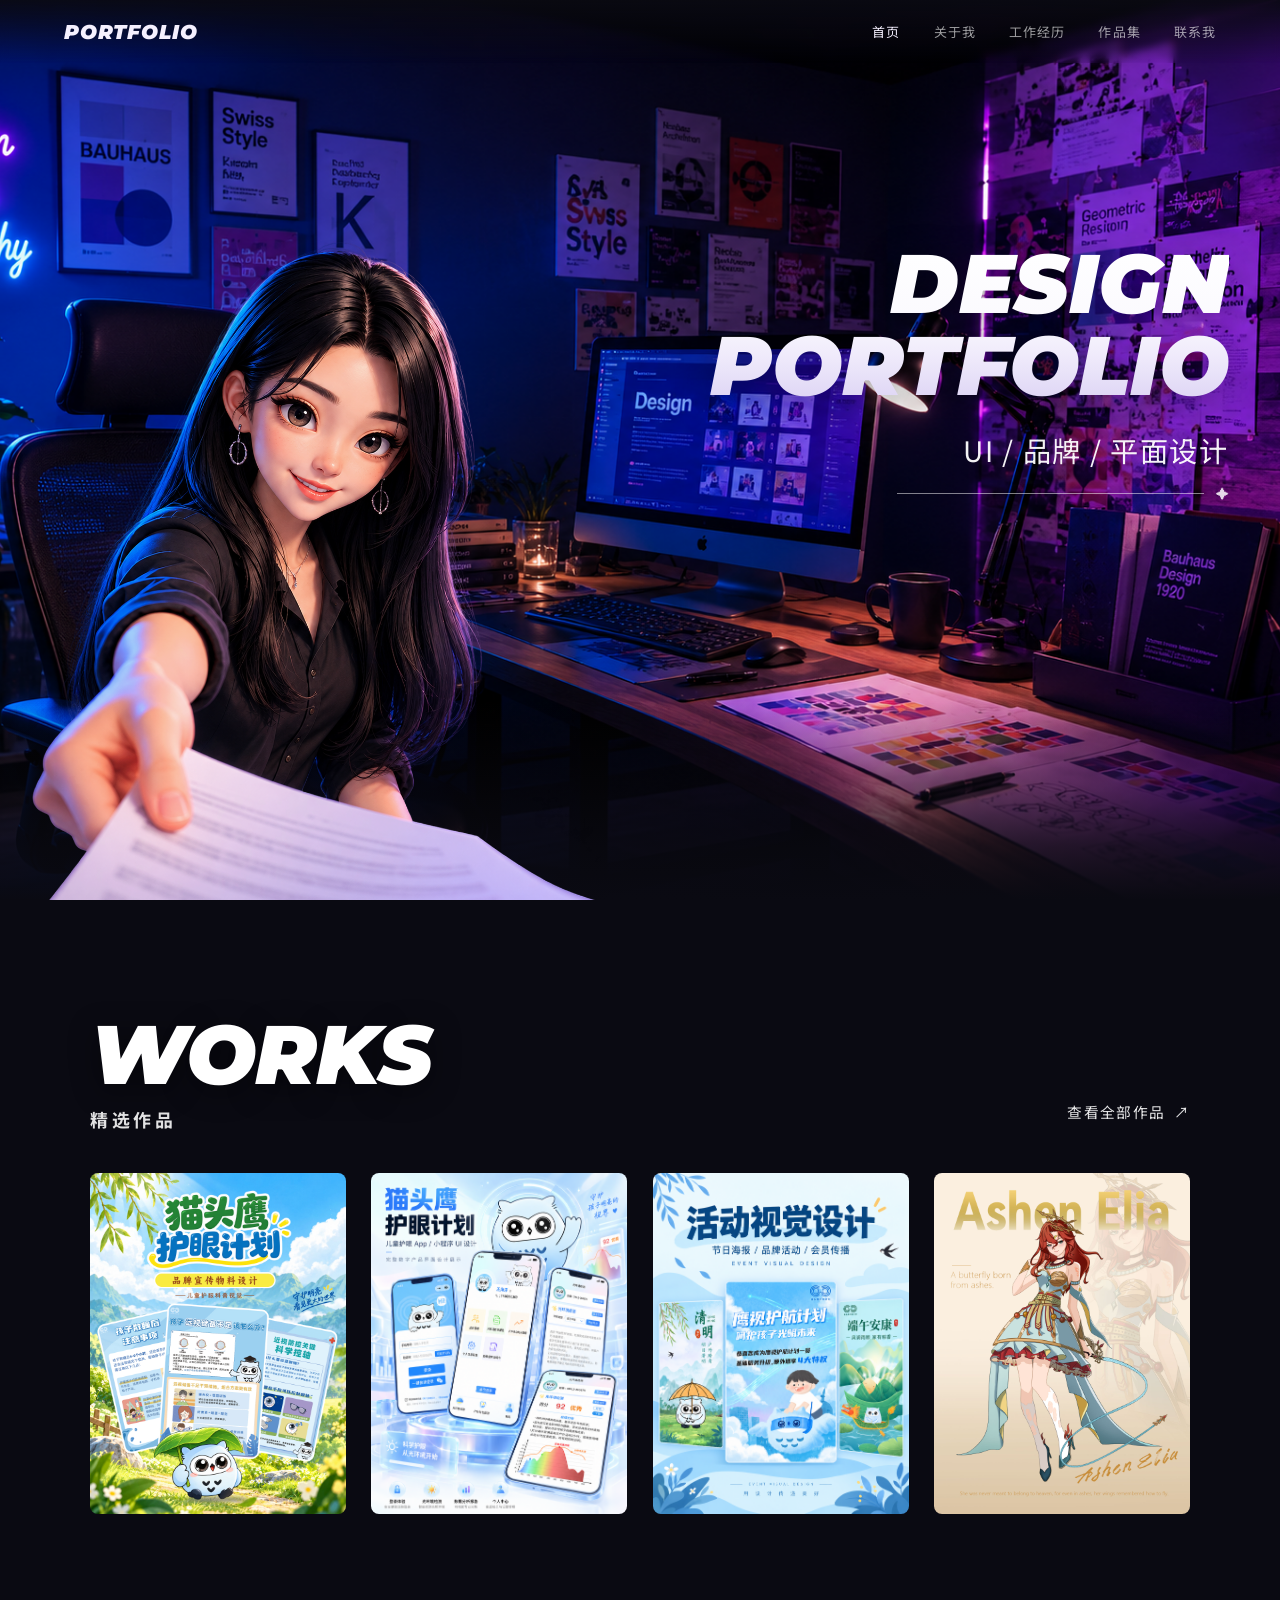
<file: index.html>
<!DOCTYPE html>
<html lang="zh-CN">
<head>
  <meta charset="UTF-8">
  <meta name="viewport" content="width=device-width, initial-scale=1.0">
  <title>Design Portfolio</title>
  <link rel="icon" href="favicon.ico" type="image/x-icon">
  <link rel="preconnect" href="https://fonts.googleapis.com">
  <link rel="preconnect" href="https://fonts.gstatic.com" crossorigin>
  <link href="https://fonts.googleapis.com/css2?family=Montserrat:ital,wght@1,800;1,900&family=Noto+Sans+SC:wght@300;400;500;700&display=swap" rel="stylesheet">
  <link rel="stylesheet" href="css/style.css?v=20261008">
  <link rel="stylesheet" href="css/about.css?v=20260928c">
  <link rel="stylesheet" href="css/experience.css?v=20261013a">
  <link rel="stylesheet" href="css/projects.css?v=20261025">
  <link rel="stylesheet" href="css/contact.css?v=20261008b">
</head>
<body>

  <!-- 全局顶部导航 -->
  <header class="site-header">
    <div class="logo">PORTFOLIO</div>
    <nav class="main-nav">
      <a href="#home" data-page="home" class="active">首页</a>
      <a href="#about" data-page="about">关于我</a>
      <a href="#work" data-page="work">工作经历</a>
      <a href="#projects" data-page="projects">作品集</a>
      <a href="#contact" data-page="contact">联系我</a>
    </nav>
  </header>

  <main>

    <!-- ============ 首页 ============ -->
    <section class="page active" id="page-home">
      <section class="home-hero">
        <div class="layer layer-bg">
          <img src="images/背景.png" alt="background">
        </div>
        <div class="layer layer-character">
          <img src="images/人物.png" alt="character">
        </div>
        <div class="layer layer-text">
          <div class="hero-title">
            <div class="title-design">DESIGN</div>
            <div class="title-portfolio">PORTFOLIO</div>
          </div>
          <div class="hero-subtitle">UI / 品牌 / 平面设计</div>
          <div class="hero-divider">
            <span class="divider-line"></span>
            <span class="divider-star">✦</span>
          </div>
        </div>
      </section>

      <section class="section" id="works">
        <div class="wk-head">
          <div>
            <h2 class="wk-title">WORKS</h2>
            <p class="wk-sub">精选作品</p>
          </div>
          <a class="wk-more" href="#projects">查看全部作品 <span class="wk-more-arrow">↗</span></a>
        </div>
        <div class="wk-grid">
          <a class="wk-card" href="#projects"><img src="images/works/work-01.jpg" alt="品牌宣传物料设计"></a>
          <a class="wk-card" href="#projects"><img src="images/works/work-02.png" alt="儿童护眼 App UI 设计"></a>
          <a class="wk-card" href="#projects"><img src="images/works/work-03.png" alt="活动视觉设计"></a>
          <a class="wk-card" href="#projects"><img src="images/works/work-04.jpg" alt="Ashen Elia 插画"></a>
        </div>
      </section>
    </section>

    <!-- ============ 关于我 ============ -->
    <section class="page" id="page-about">
      <div class="about-ambient"><img src="images/about/01-background.png" alt=""></div>
      <div class="about-stage" id="aboutStage">
        <img class="about-bg" src="images/about/01-background.png" alt="">
        <img class="about-person" src="images/about/02-person-studio.png" alt="">
        <img class="about-title" src="images/about/03-about-me.png" alt="ABOUT ME">

        <div class="about-cn">关于我</div>
        <div class="about-dash"></div>
        <div class="about-intro-title">个人简介</div>
        <p class="about-intro-text">专注于 UI / 品牌 / 平面设计，擅长将创意转化为清晰、<br>协调的视觉表达。</p>

        <div class="about-col about-col-1">
          <div class="col-num">01</div>
          <div class="col-head">擅长领域</div>
          <p class="col-text">UI 设计 · 品牌视觉 · 平面物料</p>
        </div>
        <div class="about-col about-col-2">
          <div class="col-num">02</div>
          <div class="col-head">工具</div>
          <p class="col-text">Photoshop · Illustrator · Figma<br>剪映 · AI Agent</p>
        </div>
        <div class="about-col about-col-3">
          <div class="col-num">03</div>
          <div class="col-head">风格关键词</div>
          <p class="col-text">极简 · 现代 · 童趣可爱风<br>注重留白与节奏感。</p>
        </div>
        <div class="about-vline about-vline-1"></div>
        <div class="about-vline about-vline-2"></div>

        <div class="about-footer">02&nbsp;&nbsp;/&nbsp;&nbsp;ABOUT</div>
        <div class="about-star">✦</div>
        <div class="about-bottom-line"></div>
      </div>
    </section>

    <!-- ============ 工作经历 ============ -->
    <section class="page" id="page-work">
      <div class="exp-wrap" id="expWrap">
        <div class="exp-stage" id="expStage">

          <!-- Hero -->
          <div class="exp-hero-photo"><img src="images/背景.png" alt=""></div>
          <div class="exp-title">EXPERIENCE</div>
          <div class="exp-cn">工作经历</div>
          <div class="exp-eyebrow">03 / EXPERIENCE</div>
          <div class="exp-arrow">↓</div>

          <!-- 时间线 -->
          <div class="exp-line"></div>
          <div class="exp-dot exp-dot-1"></div>
          <div class="exp-dot exp-dot-2"></div>
          <div class="exp-dot exp-dot-3"></div>
          <div class="exp-dot exp-dot-4"></div>

          <!-- 装饰 PNG（layout.json 坐标） -->
          <img class="decor-1" src="images/experience/01-right-upper.png" alt="">
          <img class="decor-2" src="images/experience/02-left-middle.png" alt="">
          <img class="decor-3" src="images/experience/03-right-lower.png" alt="">
          <img class="decor-4" src="images/experience/03-right-lower.png" alt="">

          <!-- 01 金山猎豹 -->
          <div class="exp-card exp-card-left exp-row-1">
            <div class="exp-num">01</div>
            <div class="exp-years">2020 — 2021</div>
            <div class="exp-company">北京金山猎豹移动公司 · UI 设计师</div>
            <p class="exp-desc">1、把握项目制定规范，负责公司日常活动页面设计。<br>2、负责北京区猎豹机器人投屏广告的对接与投放，并制作相对应的视频和海报。<br>3、配合运营设计相关活动和产品海报，组织公司的娱乐营销活动以及相关物料的制作落地。</p>
            <div class="exp-tags"><span class="exp-tag">活动页面</span><span class="exp-tag">投屏广告</span><span class="exp-tag">视频海报</span></div>
          </div>

          <!-- 02 自由创业 · 美术培训 -->
          <div class="exp-card exp-card-right exp-row-2">
            <div class="exp-num">02</div>
            <div class="exp-years">2022</div>
            <div class="exp-company">自由创业 · 美术培训</div>
            <p class="exp-desc">1、独立负责学生的教学任务，把控上课的课件质量。<br>2、参与负责画室的线下宣传。<br>采用免费体验引流，吸引孩子免费体验画画的乐趣，再引导购买付费课程；社群营销，把平时积累的客户加入群内，通过团购、介绍新人、优惠券等形式宣传画室知名度，并通过老客户的转发分享形成裂变，带来潜在客户的增长；利用客户的从众心理，制造热销氛围来吸引顾客，留存记录，进行二次宣传。</p>
            <div class="exp-tags"><span class="exp-tag">教学管理</span><span class="exp-tag">体验引流</span><span class="exp-tag">社群营销</span></div>
          </div>

          <!-- 03 安徽猫头鹰 -->
          <div class="exp-card exp-card-left exp-row-3">
            <div class="exp-num">03</div>
            <div class="exp-years">2023 — 2024</div>
            <div class="exp-company">安徽猫头鹰科技有限公司 · 平面设计师</div>
            <p class="exp-desc">1、主导公司品牌 VI 规范建设，统筹线上线下视觉语言一致性；搭建门店需求收集与响应机制，精准输出高效宣发物料；<br>2、主导公司 To C 端小程序的 UI/UX 界面设计（0-1 阶段），协同产品与技术团队完成页面布局、视觉风格定义及交互体验优化，提升用户留存与使用体验；<br>3、负责品牌衍生周边（微信表情包、线上/线下红包）设计，主导展会主视觉及折页等物料开发；<br>4、组织品牌部门内外部线上线下的推广活动，扩大品牌宣传力度，提高品牌知名度。</p>
            <div class="exp-tags"><span class="exp-tag">品牌规范</span><span class="exp-tag">宣传物料</span><span class="exp-tag">推广活动</span></div>
          </div>

          <!-- 04 自由插画师 -->
          <div class="exp-card exp-card-right exp-row-4">
            <div class="exp-num">04</div>
            <div class="exp-years">2024.08 — 2026.09</div>
            <div class="exp-company">自由插画师 | 海外期间</div>
            <p class="exp-desc">1、持续进行板绘技能进修，系统提升人物绘制的画面完成度，并保持稳定的个人创作与作品输出。<br>2、以自由插画师形式，独立负责项目从需求理解到成品落地的完整流程，在实践中提升客户沟通、需求拆解、时间管理及项目交付能力。<br>3、持续研究不同插画风格与视觉表现方式，通过临摹、原创创作及商业项目去不断优化个人作品集。<br>4、海外生活期间保持自主学习与持续创作，通过自由项目维持对设计行业的实践与关注。</p>
            <div class="exp-tags"><span class="exp-tag">板绘进修</span><span class="exp-tag">自由项目</span><span class="exp-tag">插画创作</span><span class="exp-tag">作品集优化</span></div>
          </div>

          <!-- 底部：下一章 -->
          <div class="exp-divider"></div>
          <div class="exp-divider-star">✦</div>
          <div class="exp-next-label">下一章</div>
          <div class="exp-next-title">SELECTED WORKS</div>
          <a class="exp-next-link" href="#projects">查看作品集 <span class="arrow">→</span></a>
          <img class="exp-art" src="images/experience/04-more-than-design.png" alt="More Than Design">

        </div>
      </div>
    </section>

    <!-- ============ 作品集 ============ -->
    <section class="page" id="page-projects">
      <img class="pj-bg" src="images/projects/01-background.png" alt="">
      <div class="pj-container">

        <!-- 标题区 -->
        <div class="pj-head">
          <div>
            <h2 class="pj-title">SELECTED WORKS</h2>
            <p class="pj-sub">作品集</p>
          </div>
          <div class="pj-head-right">
            <img class="pj-geo" src="images/projects/02-geometric.png" alt="">
            <div class="pj-num"><em>04</em><span>/</span>PORTFOLIO</div>
          </div>
        </div>

        <!-- 作品卡片 -->
        <div class="pj-grid">
          <div class="pj-card" data-cat="graphic">
            <div class="pj-card-img"><img src="images/works/pj-brand.png" alt="平面设计"></div>
            <div class="pj-card-body">
              <div class="pj-card-text">
                <div class="pj-card-num">01</div>
                <div class="pj-card-name">平面设计</div>
                <div class="pj-card-en">Graphic Design</div>
              </div>
              <span class="pj-card-arrow">→</span>
            </div>
          </div>

          <div class="pj-card" data-cat="ui">
            <div class="pj-card-img"><img src="images/works/pj-ui.png" alt="UI 设计"></div>
            <div class="pj-card-body">
              <div class="pj-card-text">
                <div class="pj-card-num">02</div>
                <div class="pj-card-name">UI 设计</div>
                <div class="pj-card-en">UI Design</div>
              </div>
              <span class="pj-card-arrow">→</span>
            </div>
          </div>

          <div class="pj-card" data-cat="event">
            <div class="pj-card-img"><img src="images/works/pj-event.png" alt="活动视觉设计"></div>
            <div class="pj-card-body">
              <div class="pj-card-text">
                <div class="pj-card-num">03</div>
                <div class="pj-card-name">活动视觉设计</div>
                <div class="pj-card-en">Event Visual Design</div>
              </div>
              <span class="pj-card-arrow">→</span>
            </div>
          </div>

          <div class="pj-card" data-cat="other">
            <div class="pj-card-img"><img src="images/works/pj-illustration.jpg" alt="其他设计"></div>
            <div class="pj-card-body">
              <div class="pj-card-text">
                <div class="pj-card-num">04</div>
                <div class="pj-card-name">其他设计</div>
                <div class="pj-card-en">Other Design</div>
              </div>
              <span class="pj-card-arrow">→</span>
            </div>
          </div>
        </div>

        <!-- 底部 -->
        <div class="pj-footer">
          <div class="pj-footer-inner">
            <img class="pj-star" src="images/projects/03-star.png" alt="">
            <div class="pj-num"><em>04</em><span>/</span>PORTFOLIO</div>
          </div>
        </div>

      </div>
    </section>

    <!-- ============ 联系我 ============ -->
    <!-- ============ 联系我 ============ -->
    <section class="page" id="page-contact">
      <img class="ct-bg" src="images/contact/01-background.png" alt="">
      <div class="ct-container">
        <div class="ct-head">
          <div class="ct-head-left">
            <h2 class="ct-title">CONTACT ME</h2>
            <p class="ct-sub">联系我</p>
          </div>
          <div class="ct-head-right">
            <img class="ct-geo" src="images/projects/02-geometric.png" alt="">
            <div class="ct-num"><em>05</em><span>/</span>CONTACT</div>
          </div>
        </div>

        <div class="ct-main">
          <!-- 左侧：标题图 + 信封艺术 -->
          <div class="ct-left">
            <img class="ct-headline" src="images/contact/03-headline.png" alt="让想法相遇，让设计发生。">
            <p class="ct-note">欢迎交流设计、项目合作与工作机会。</p>
            <img class="ct-envelope" src="images/contact/02-envelope-art.png" alt="">
          </div>

          <!-- 右侧：联系信息面板 -->
          <div class="ct-panel">
            <div class="ct-row">
              <img class="ct-icon" src="images/contact/04-email-icon.png?v=2" alt="">
              <div class="ct-info">
                <div class="ct-label">邮箱 <span>/ EMAIL</span></div>
                <div class="ct-value">1079386249@qq.com</div>
              </div>
              <button class="ct-copy" type="button" data-copy="1079386249@qq.com" aria-label="复制邮箱">
                <svg viewBox="0 0 24 24" fill="none" stroke="currentColor" stroke-width="1.8" stroke-linecap="round" stroke-linejoin="round"><rect x="9" y="9" width="12" height="12" rx="2.5"/><path d="M5 15H4.5A2.5 2.5 0 0 1 2 12.5v-8A2.5 2.5 0 0 1 4.5 2h8A2.5 2.5 0 0 1 15 4.5V5"/></svg>
              </button>
            </div>

            <div class="ct-row">
              <img class="ct-icon" src="images/contact/05-wechat-icon.png?v=2" alt="">
              <div class="ct-info">
                <div class="ct-label">微信 <span>/ WECHAT</span></div>
                <div class="ct-value">Issa0812</div>
              </div>
              <button class="ct-copy" type="button" data-copy="Issa0812" aria-label="复制微信号">
                <svg viewBox="0 0 24 24" fill="none" stroke="currentColor" stroke-width="1.8" stroke-linecap="round" stroke-linejoin="round"><rect x="9" y="9" width="12" height="12" rx="2.5"/><path d="M5 15H4.5A2.5 2.5 0 0 1 2 12.5v-8A2.5 2.5 0 0 1 4.5 2h8A2.5 2.5 0 0 1 15 4.5V5"/></svg>
              </button>
            </div>

            <div class="ct-row">
              <img class="ct-icon" src="images/contact/06-phone-icon.png?v=2" alt="">
              <div class="ct-info">
                <div class="ct-label">电话 <span>/ PHONE</span></div>
                <div class="ct-value">17369280531</div>
              </div>
              <button class="ct-copy" type="button" data-copy="17369280531" aria-label="复制电话">
                <svg viewBox="0 0 24 24" fill="none" stroke="currentColor" stroke-width="1.8" stroke-linecap="round" stroke-linejoin="round"><rect x="9" y="9" width="12" height="12" rx="2.5"/><path d="M5 15H4.5A2.5 2.5 0 0 1 2 12.5v-8A2.5 2.5 0 0 1 4.5 2h8A2.5 2.5 0 0 1 15 4.5V5"/></svg>
              </button>
            </div>

            <a class="ct-mail-btn" href="mailto:1079386249@qq.com">
              <img src="images/contact/07-email-button.png" alt="发邮件给我 ↗">
            </a>
          </div>
        </div>

        <div class="ct-footer">
          <div class="ct-num"><em>05</em><span>/</span>CONTACT</div>
          <div class="ct-thanks">THANK YOU FOR VISITING</div>
        </div>
      </div>
    </section>

  </main>

  <script>
    (function () {
      var pages = document.querySelectorAll('.page');
      var navLinks = document.querySelectorAll('.main-nav a');

      function fitAbout() {
        var stage = document.getElementById('aboutStage');
        if (!stage) return;
        var W = 1672, H = 941;
        var s = Math.min(window.innerWidth / W, window.innerHeight / H);
        stage.style.transform = 'translate(-50%, -50%) scale(' + s + ')';
      }

      // 工作经历：936 宽画布等比缩放，两侧保留约一成宽度留白（最少 120px），不顶满屏幕
      function fitExp() {
        var wrap = document.getElementById('expWrap');
        var stage = document.getElementById('expStage');
        if (!wrap || !stage) return;
        if (window.innerWidth <= 720) {
          // 手机端：脱离等比画布，走 CSS 流式布局
          stage.style.transform = 'none';
          wrap.style.height = 'auto';
          return;
        }
        var margin = Math.max(120, Math.min(window.innerWidth * 0.1, 200));
        var s = (wrap.clientWidth - margin * 2) / 936;
        stage.style.transform = 'translateX(-50%) scale(' + s + ')';
        wrap.style.height = (stage.offsetHeight * s) + 'px';
      }

      function route() {
        var page = (location.hash || '#home').replace('#', '');
        var target = document.getElementById('page-' + page) || document.getElementById('page-home');
        pages.forEach(function (p) { p.classList.remove('active'); });
        target.classList.add('active');
        navLinks.forEach(function (a) {
          a.classList.toggle('active', a.getAttribute('data-page') === page);
        });
        if (page === 'about') fitAbout();
        if (page === 'work') fitExp();
        window.scrollTo(0, 0);
      }

      window.addEventListener('hashchange', route);
      window.addEventListener('resize', function () {
        var page = location.hash.replace('#', '');
        if (page === 'about') fitAbout();
        if (page === 'work') fitExp();
      });
      route();
    })();

    // 联系我：复制按钮
    document.querySelectorAll('.ct-copy').forEach(function (btn) {
      btn.addEventListener('click', function () {
        var text = btn.getAttribute('data-copy') || '';
        if (navigator.clipboard && navigator.clipboard.writeText) {
          navigator.clipboard.writeText(text);
        }
        btn.classList.add('copied');
        setTimeout(function () { btn.classList.remove('copied'); }, 1200);
      });
    });
  </script>

  <!-- ============ 作品集全屏弹窗 ============ -->
  <div class="pj-modal" id="pjModal" aria-hidden="true">
    <button class="pj-modal-close" id="pjModalClose" type="button" aria-label="关闭">✕</button>
    <div class="pj-modal-scroll" id="pjModalBody"></div>
  </div>

  <script src="js/portfolio-modal.js?v=20261025"></script>
</body>
</html>
</file>
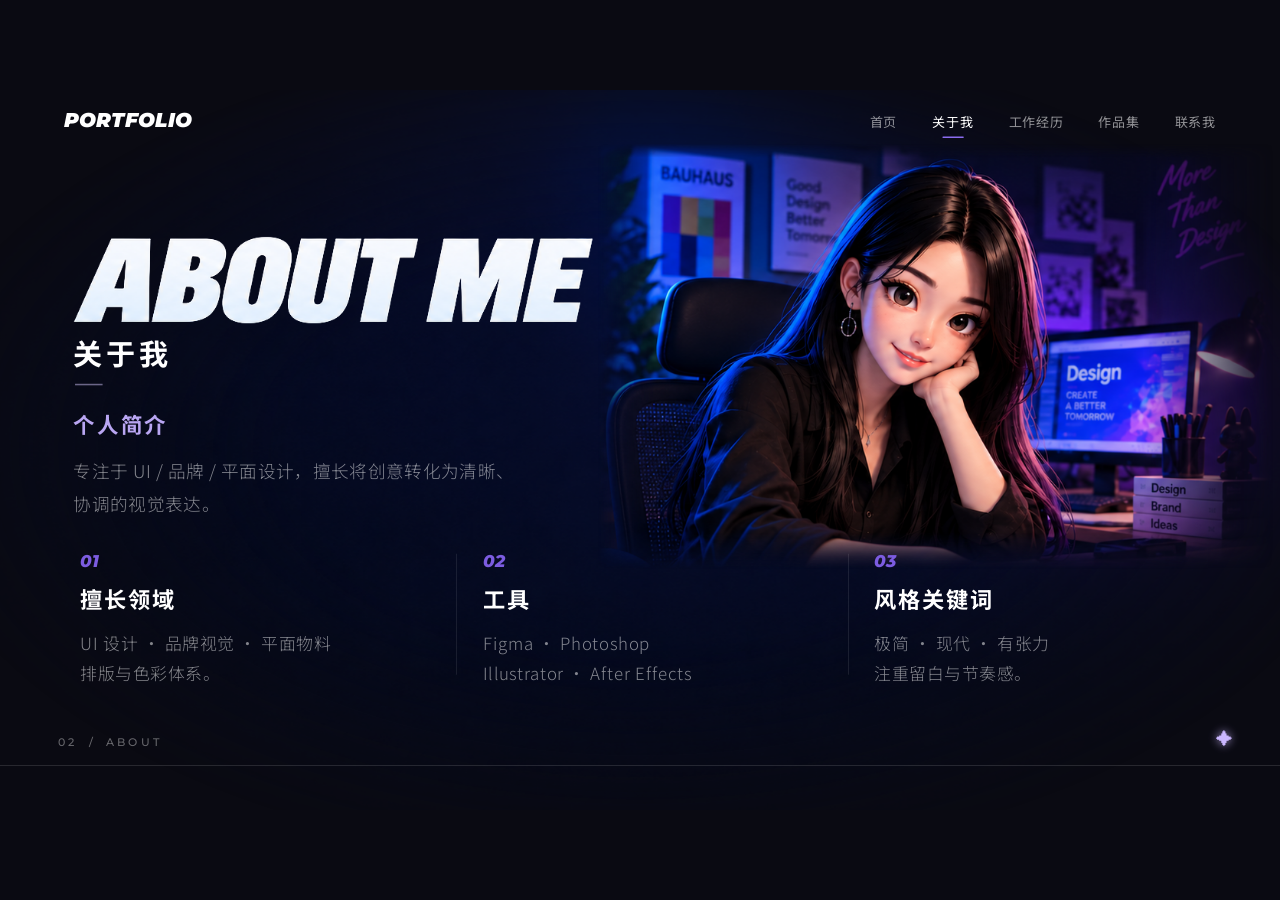
<file: about.html>
<!DOCTYPE html>
<html lang="zh-CN">
<head>
  <meta charset="UTF-8">
  <meta name="viewport" content="width=device-width, initial-scale=1.0">
  <title>关于我 - Design Portfolio</title>
  <link rel="preconnect" href="https://fonts.googleapis.com">
  <link rel="preconnect" href="https://fonts.gstatic.com" crossorigin>
  <link href="https://fonts.googleapis.com/css2?family=Montserrat:ital,wght@1,800;1,900&family=Noto+Sans+SC:wght@300;400;500;700&display=swap" rel="stylesheet">
  <link rel="stylesheet" href="css/style.css?v=20260917">
  <link rel="stylesheet" href="css/about.css?v=20260917">
</head>
<body class="about-page">

  <!-- 1672 × 941 原始画布，JS 等比缩放适配屏幕 -->
  <div class="about-stage" id="aboutStage">

    <!-- 第 1 层：背景 -->
    <img class="about-bg" src="images/about/01-background.png" alt="">

    <!-- 第 2 层：人物 + 工作室画面（透明柔边） -->
    <img class="about-person" src="images/about/02-person-studio.png" alt="">

    <!-- 第 3 层：导航（按参考图排版） -->
    <header class="about-header">
      <div class="about-logo">PORTFOLIO</div>
      <nav class="about-nav">
        <a href="index.html">首页</a>
        <a href="about.html" class="active">关于我</a>
        <a href="work.html">工作经历</a>
        <a href="projects.html">作品集</a>
        <a href="contact.html">联系我</a>
      </nav>
    </header>

    <!-- 第 4 层：标题（原图 ABOUT ME 素材） -->
    <img class="about-title" src="images/about/03-about-me.png" alt="ABOUT ME">

    <!-- 第 5 层：标题下方文字 -->
    <div class="about-cn">关于我</div>
    <div class="about-dash"></div>
    <div class="about-intro-title">个人简介</div>
    <p class="about-intro-text">专注于 UI / 品牌 / 平面设计，擅长将创意转化为清晰、<br>协调的视觉表达。</p>

    <!-- 第 6 层：底部三栏 -->
    <div class="about-col about-col-1">
      <div class="col-num">01</div>
      <div class="col-head">擅长领域</div>
      <p class="col-text">UI 设计 · 品牌视觉 · 平面物料<br>排版与色彩体系。</p>
    </div>
    <div class="about-col about-col-2">
      <div class="col-num">02</div>
      <div class="col-head">工具</div>
      <p class="col-text">Figma · Photoshop<br>Illustrator · After Effects</p>
    </div>
    <div class="about-col about-col-3">
      <div class="col-num">03</div>
      <div class="col-head">风格关键词</div>
      <p class="col-text">极简 · 现代 · 有张力<br>注重留白与节奏感。</p>
    </div>
    <div class="about-vline about-vline-1"></div>
    <div class="about-vline about-vline-2"></div>

    <!-- 第 7 层：页脚 -->
    <div class="about-footer">02&nbsp;&nbsp;/&nbsp;&nbsp;ABOUT</div>
    <div class="about-star">✦</div>
    <div class="about-bottom-line"></div>

  </div>

  <script>
    (function () {
      var stage = document.getElementById('aboutStage');
      var W = 1672, H = 941;
      function fit() {
        var s = Math.min(window.innerWidth / W, window.innerHeight / H);
        stage.style.transform = 'translate(-50%, -50%) scale(' + s + ')';
      }
      window.addEventListener('resize', fit);
      fit();
    })();
  </script>
</body>
</html>
</file>
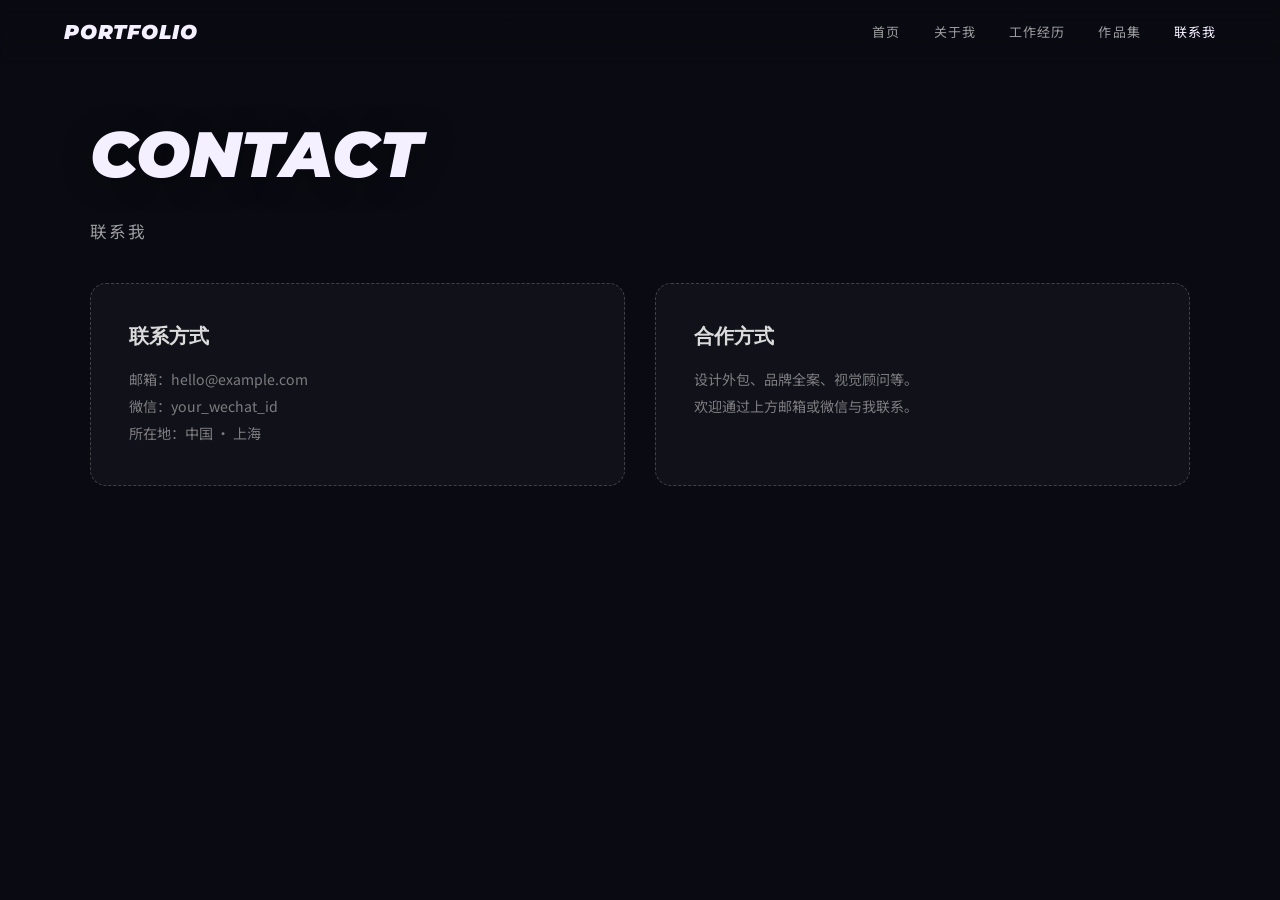
<file: contact.html>
<!DOCTYPE html>
<html lang="zh-CN">
<head>
  <meta charset="UTF-8">
  <meta name="viewport" content="width=device-width, initial-scale=1.0">
  <title>联系我 - Design Portfolio</title>
  <link rel="preconnect" href="https://fonts.googleapis.com">
  <link rel="preconnect" href="https://fonts.gstatic.com" crossorigin>
  <link href="https://fonts.googleapis.com/css2?family=Montserrat:ital,wght@1,800;1,900&family=Noto+Sans+SC:wght@300;400;500&display=swap" rel="stylesheet">
  <link rel="stylesheet" href="css/style.css">
</head>
<body>
  <header class="site-header">
    <div class="logo">PORTFOLIO</div>
    <nav class="main-nav">
      <a href="index.html">首页</a>
      <a href="about.html">关于我</a>
      <a href="work.html">工作经历</a>
      <a href="projects.html">作品集</a>
      <a href="contact.html" class="active">联系我</a>
    </nav>
  </header>

  <section class="section">
    <h2 class="section-title">CONTACT</h2>
    <p class="section-sub">联系我</p>

    <div class="wire-grid">
      <div class="wire-block">
        <h3>联系方式</h3>
        <p>邮箱：hello@example.com</p>
        <p>微信：your_wechat_id</p>
        <p>所在地：中国 · 上海</p>
      </div>
      <div class="wire-block">
        <h3>合作方式</h3>
        <p>设计外包、品牌全案、视觉顾问等。</p>
        <p>欢迎通过上方邮箱或微信与我联系。</p>
      </div>
    </div>
  </section>
</body>
</html>
</file>
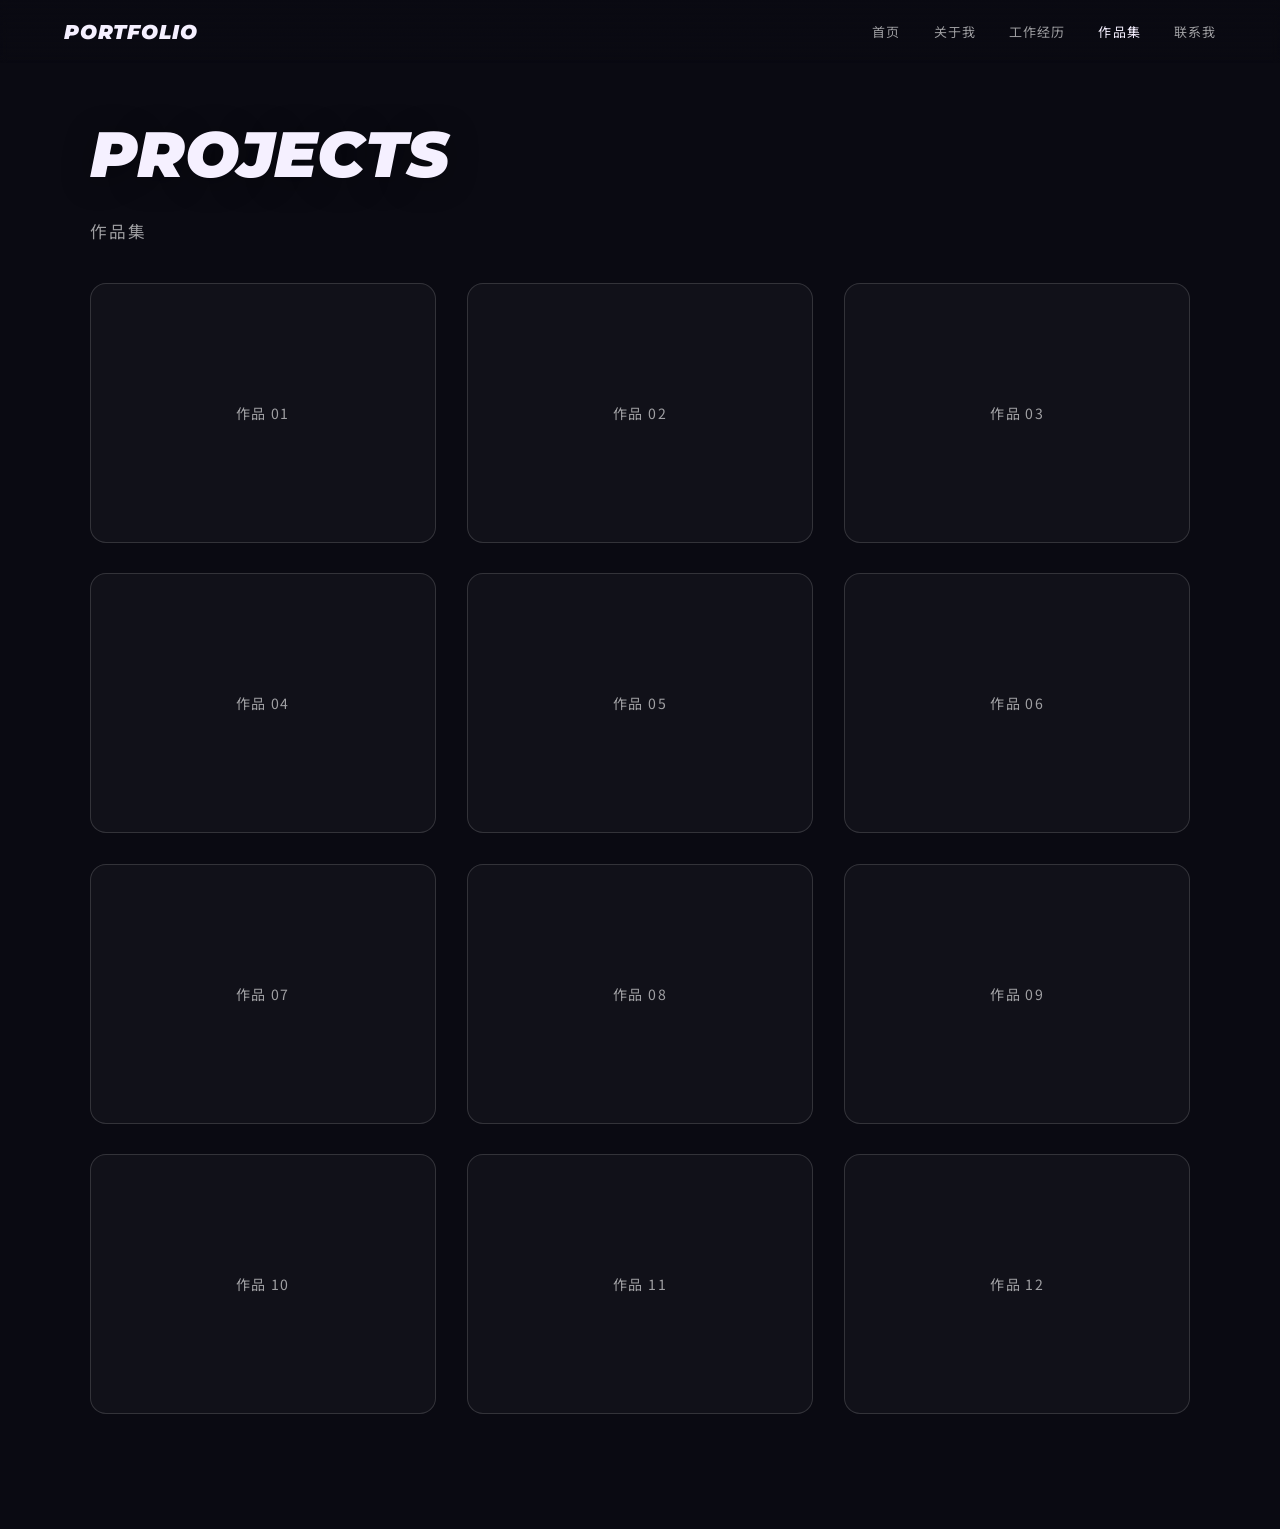
<file: projects.html>
<!DOCTYPE html>
<html lang="zh-CN">
<head>
  <meta charset="UTF-8">
  <meta name="viewport" content="width=device-width, initial-scale=1.0">
  <title>作品集 - Design Portfolio</title>
  <link rel="preconnect" href="https://fonts.googleapis.com">
  <link rel="preconnect" href="https://fonts.gstatic.com" crossorigin>
  <link href="https://fonts.googleapis.com/css2?family=Montserrat:ital,wght@1,800;1,900&family=Noto+Sans+SC:wght@300;400;500&display=swap" rel="stylesheet">
  <link rel="stylesheet" href="css/style.css">
</head>
<body>
  <header class="site-header">
    <div class="logo">PORTFOLIO</div>
    <nav class="main-nav">
      <a href="index.html">首页</a>
      <a href="about.html">关于我</a>
      <a href="work.html">工作经历</a>
      <a href="projects.html" class="active">作品集</a>
      <a href="contact.html">联系我</a>
    </nav>
  </header>

  <section class="section">
    <h2 class="section-title">PROJECTS</h2>
    <p class="section-sub">作品集</p>

    <div class="works-grid">
      <div class="work-card">作品 01</div>
      <div class="work-card">作品 02</div>
      <div class="work-card">作品 03</div>
      <div class="work-card">作品 04</div>
      <div class="work-card">作品 05</div>
      <div class="work-card">作品 06</div>
      <div class="work-card">作品 07</div>
      <div class="work-card">作品 08</div>
      <div class="work-card">作品 09</div>
      <div class="work-card">作品 10</div>
      <div class="work-card">作品 11</div>
      <div class="work-card">作品 12</div>
    </div>
  </section>
</body>
</html>
</file>
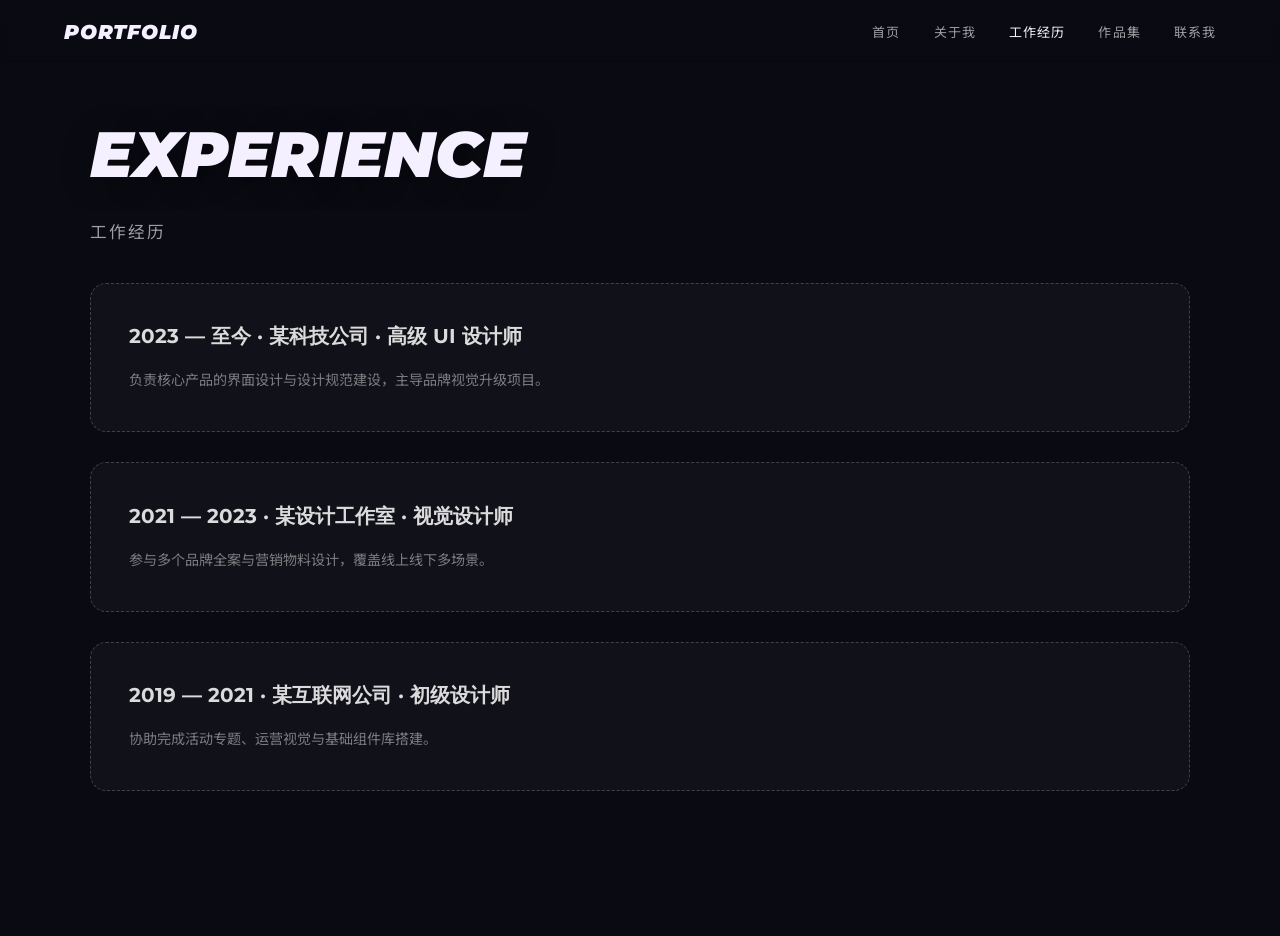
<file: work.html>
<!DOCTYPE html>
<html lang="zh-CN">
<head>
  <meta charset="UTF-8">
  <meta name="viewport" content="width=device-width, initial-scale=1.0">
  <title>工作经历 - Design Portfolio</title>
  <link rel="preconnect" href="https://fonts.googleapis.com">
  <link rel="preconnect" href="https://fonts.gstatic.com" crossorigin>
  <link href="https://fonts.googleapis.com/css2?family=Montserrat:ital,wght@1,800;1,900&family=Noto+Sans+SC:wght@300;400;500&display=swap" rel="stylesheet">
  <link rel="stylesheet" href="css/style.css">
</head>
<body>
  <header class="site-header">
    <div class="logo">PORTFOLIO</div>
    <nav class="main-nav">
      <a href="index.html">首页</a>
      <a href="about.html">关于我</a>
      <a href="work.html" class="active">工作经历</a>
      <a href="projects.html">作品集</a>
      <a href="contact.html">联系我</a>
    </nav>
  </header>

  <section class="section">
    <h2 class="section-title">EXPERIENCE</h2>
    <p class="section-sub">工作经历</p>

    <div class="wire-block">
      <h3>2023 — 至今 · 某科技公司 · 高级 UI 设计师</h3>
      <p>负责核心产品的界面设计与设计规范建设，主导品牌视觉升级项目。</p>
    </div>

    <div class="wire-block">
      <h3>2021 — 2023 · 某设计工作室 · 视觉设计师</h3>
      <p>参与多个品牌全案与营销物料设计，覆盖线上线下多场景。</p>
    </div>

    <div class="wire-block">
      <h3>2019 — 2021 · 某互联网公司 · 初级设计师</h3>
      <p>协助完成活动专题、运营视觉与基础组件库搭建。</p>
    </div>
  </section>
</body>
</html>
</file>
<file: css/style.css>
* {
  margin: 0;
  padding: 0;
  box-sizing: border-box;
}

:root {
  --bg: #0a0a12;
  --text: #f5f0ff;
  --muted: rgba(255, 255, 255, 0.6);
  --line: rgba(255, 255, 255, 0.5);
  --card-bg: rgba(255, 255, 255, 0.03);
  --card-border: rgba(255, 255, 255, 0.14);
}

html {
  scroll-behavior: smooth;
}

body {
  width: 100%;
  background: var(--bg);
  color: var(--text);
  font-family: 'Noto Sans SC', 'Microsoft YaHei', sans-serif;
  overflow-x: hidden;
  -webkit-font-smoothing: antialiased;
}

img {
  max-width: 100%;
}

/* ========== 顶部导航 ========== */
.site-header {
  position: fixed;
  top: 0;
  left: 0;
  width: 100%;
  height: clamp(56px, 7vh, 72px);
  z-index: 200;
  display: flex;
  align-items: center;
  justify-content: space-between;
  padding: 0 clamp(20px, 5vw, 80px);
  background: linear-gradient(180deg, rgba(10, 10, 18, 0.92) 0%, rgba(10, 10, 18, 0) 100%);
  backdrop-filter: blur(4px);
}

.logo {
  font-family: 'Montserrat', 'Arial Black', sans-serif;
  font-style: italic;
  font-weight: 900;
  font-size: clamp(18px, 1.6vw, 24px);
  color: var(--text);
  letter-spacing: 0.04em;
}

.main-nav {
  display: flex;
  gap: clamp(18px, 2.6vw, 48px);
}

.main-nav a {
  color: var(--muted);
  text-decoration: none;
  font-size: clamp(13px, 1vw, 15px);
  letter-spacing: 0.08em;
  transition: color 0.3s;
  white-space: nowrap;
}

.main-nav a:hover,
.main-nav a.active {
  color: var(--text);
}

/* ========== 首页 Hero（真响应式，按比例缩放） ========== */
.home-hero {
  position: relative;
  width: 100%;
  min-height: 100vh;
  overflow: hidden;
  background: var(--bg);
}

.home-hero .layer {
  position: absolute;
  inset: 0;
}

.home-hero .layer-bg {
  z-index: 1;
}

.home-hero .layer-bg img {
  width: 100%;
  height: 100%;
  object-fit: cover;
  object-position: center;
  display: block;
}

/* 大图底部向深色背景自然过渡，避免与 WORKS 区块生硬衔接 */
.home-hero .layer-bg::after {
  content: '';
  position: absolute;
  left: 0;
  bottom: 0;
  width: 100%;
  height: clamp(120px, 22vh, 280px);
  background: linear-gradient(
    to bottom,
    rgba(10, 10, 18, 0) 0%,
    rgba(10, 10, 18, 0.35) 35%,
    rgba(10, 10, 18, 0.78) 72%,
    rgba(10, 10, 18, 1) 100%
  );
  pointer-events: none;
}

.home-hero .layer-character {
  z-index: 2;
  pointer-events: none;
}

.home-hero .layer-character img {
  position: absolute;
  /* 980 / 1920 ≈ 51% 宽度，保持原始比例 */
  width: clamp(380px, 51vw, 1100px);
  height: auto;
  left: clamp(-20px, -0.5vw, 0px);
  bottom: -2.8vh;
  display: block;
}

.home-hero .layer-text {
  z-index: 3;
  pointer-events: none;
  position: absolute;
  /* 参考图：标题靠右，右边距约 4vw，顶部约在画面 28% 高度处 */
  right: 4vw;
  left: 4vw;
  top: 27vh;
  text-align: right;
  overflow: visible;
}

.hero-title {
  display: inline-flex;
  flex-direction: column;
  align-items: flex-end;

  /* 参考图字体：宽体超粗斜体（Montserrat Black Italic 风格） */
  font-family: 'Montserrat', 'Arial Black', sans-serif;
  font-style: italic;
  font-weight: 900;
  text-transform: uppercase;
  line-height: 0.98;
  letter-spacing: -0.01em;

  /* 参考图渐变：以白色为主，底部只带一点淡紫，过渡柔和 */
  color: #E4DDF6;
  background-image: linear-gradient(180deg, #FFFFFF 0%, #FBFAFE 45%, #EFEAFB 70%, #DCD3F4 100%);
  -webkit-background-clip: text;
  background-clip: text;
  -webkit-text-fill-color: transparent;

  /* 只保留很淡的深色投影，增强可读性，无任何紫色硬边 */
  filter: drop-shadow(0 8px 18px rgba(0, 0, 0, 0.35));
}

/* 参考图比例：PORTFOLIO 占画面宽度约 40%，两行同字号 */
.title-design,
.title-portfolio {
  display: inline-block;
  font-size: clamp(40px, 6.5vw, 128px);
}

.hero-subtitle {
  margin-top: clamp(14px, 2.6vh, 30px);
  font-family: 'Noto Sans SC', 'Microsoft YaHei', sans-serif;
  font-weight: 400;
  font-size: clamp(15px, 2.2vw, 42px);
  letter-spacing: 0.06em;
  color: rgba(255, 255, 255, 0.95);
  text-align: right;
}

.hero-divider {
  margin-top: clamp(10px, 1.8vh, 20px);
  display: flex;
  align-items: center;
  justify-content: flex-end;
  gap: 12px;
}

.divider-line {
  display: inline-block;
  width: clamp(180px, 24vw, 460px);
  height: 1px;
  background: var(--line);
}

.divider-star {
  font-size: clamp(13px, 0.9vw, 17px);
  color: rgba(255, 255, 255, 0.85);
  line-height: 1;
}

/* ========== 通用内容区块（连续滚动） ========== */
.section {
  position: relative;
  width: 100%;
  padding: clamp(64px, 9vw, 140px) clamp(20px, 7vw, 140px);
}

.section-title {
  font-family: 'Montserrat', 'Arial Black', sans-serif;
  font-style: italic;
  font-weight: 900;
  font-size: clamp(40px, 5vw, 84px);
  margin-bottom: 0.4em;
  text-shadow: 0 4px 30px rgba(0, 0, 0, 0.35);
}

.section-sub {
  color: var(--muted);
  letter-spacing: 0.12em;
  margin-bottom: 2.4em;
  font-size: clamp(15px, 1.3vw, 20px);
}

/* ========== 作品瀑布流 ========== */
.works-grid {
  display: grid;
  grid-template-columns: repeat(auto-fill, minmax(280px, 1fr));
  gap: clamp(18px, 2.4vw, 40px);
}

/* 首页只展示 4 个作品，桌面端一排 4 列 */
.works-grid-four {
  grid-template-columns: repeat(4, 1fr);
}

.work-card {
  border: 1px solid var(--card-border);
  background: var(--card-bg);
  border-radius: 16px;
  overflow: hidden;
  aspect-ratio: 4 / 3;
  display: flex;
  align-items: center;
  justify-content: center;
  color: var(--muted);
  font-size: clamp(14px, 1.1vw, 16px);
  letter-spacing: 0.1em;
  transition: transform 0.3s ease, border-color 0.3s ease;
}

.work-card:hover {
  transform: translateY(-6px);
  border-color: rgba(255, 255, 255, 0.4);
}

/* ========== 其他页面内容原型 ========== */
.wire-block {
  border: 1px dashed rgba(255, 255, 255, 0.2);
  background: var(--card-bg);
  border-radius: 16px;
  padding: clamp(24px, 3vw, 40px);
  margin-bottom: clamp(20px, 2.4vw, 30px);
}

.wire-block h3 {
  font-family: 'Montserrat', 'Arial Black', sans-serif;
  font-size: clamp(18px, 1.6vw, 22px);
  color: rgba(255, 255, 255, 0.85);
  margin-bottom: 16px;
}

.wire-block p {
  color: rgba(255, 255, 255, 0.45);
  line-height: 1.9;
  font-size: clamp(14px, 1.1vw, 16px);
}

.wire-grid {
  display: grid;
  grid-template-columns: repeat(auto-fit, minmax(260px, 1fr));
  gap: clamp(18px, 2.4vw, 30px);
}

/* ========== 平板 ========== */
@media (max-width: 1024px) {
  .home-hero .layer-character img {
    width: clamp(360px, 60vw, 760px);
  }
  .home-hero .layer-text {
    left: 5vw;
    right: 5vw;
  }
}

/* ========== 手机 ========== */
@media (max-width: 768px) {
  .main-nav {
    gap: 14px;
  }
  .home-hero {
    min-height: 92vh;
  }
  .home-hero .layer-character img {
    width: 94vw;
    left: -3vw;
    bottom: 0;
    opacity: 0.96;
  }
  .home-hero .layer-text {
    left: 5vw;
    right: 5vw;
    top: 16vh;
  }
  .title-design,
  .title-portfolio { font-size: clamp(38px, 11vw, 72px); }
  .works-grid-four {
    grid-template-columns: repeat(2, 1fr);
  }
}

/* ========== 小手机 ========== */
@media (max-width: 480px) {
  .main-nav a:not(.active) {
    display: none;
  }
  .home-hero .layer-character img {
    width: 100vw;
    left: 0;
  }
  .home-hero .layer-text {
    left: 5vw;
    right: 5vw;
    top: 14vh;
  }
  .works-grid {
    grid-template-columns: 1fr;
  }
}

/* ========== 单页应用：版块切换 ========== */
.page {
  display: none;
}
.page.active {
  display: block;
}

/* ========== 首页 WORKS（参考图版式：大标题 + 查看全部 + 四张海报卡） ========== */
.wk-head {
  display: flex;
  align-items: flex-end;
  justify-content: space-between;
  gap: 24px;
  margin-bottom: clamp(28px, 4.5vh, 52px);
}

.wk-title {
  margin: 0;
  font-family: 'Montserrat', 'Arial Black', sans-serif;
  font-style: italic;
  font-weight: 900;
  font-size: clamp(52px, 6.5vw, 108px);
  line-height: 0.95;
  letter-spacing: -0.01em;
  color: #ffffff;
  text-shadow: 0 6px 30px rgba(0, 0, 0, 0.45);
}

.wk-sub {
  margin: 12px 0 0;
  font-size: clamp(15px, 1.4vw, 20px);
  font-weight: 700;
  letter-spacing: 0.22em;
  color: rgba(255, 255, 255, 0.88);
}

.wk-more {
  flex-shrink: 0;
  display: inline-flex;
  align-items: center;
  gap: 8px;
  padding-bottom: 10px;
  color: #ffffff;
  text-decoration: none;
  font-size: clamp(13px, 1.15vw, 16px);
  letter-spacing: 0.1em;
  opacity: 0.9;
  transition: opacity 0.3s;
}

.wk-more-arrow {
  display: inline-block;
  transition: transform 0.3s ease;
}

.wk-more:hover {
  opacity: 1;
  text-decoration: underline;
  text-underline-offset: 6px;
}

.wk-more:hover .wk-more-arrow {
  transform: translate(3px, -3px);
}

.wk-grid {
  display: grid;
  grid-template-columns: repeat(4, 1fr);
  gap: clamp(16px, 2vw, 32px);
}

.wk-card {
  display: block;
  aspect-ratio: 3 / 4;
  border-radius: 8px;
  overflow: hidden;
  background: var(--card-bg);
  transition: transform 0.35s ease, box-shadow 0.35s ease;
}

.wk-card img {
  width: 100%;
  height: 100%;
  object-fit: cover;
  object-position: center;
  display: block;
  transition: transform 0.5s ease;
}

.wk-card:hover {
  transform: translateY(-6px);
  box-shadow: 0 20px 46px rgba(60, 40, 160, 0.4);
}

.wk-card:hover img {
  transform: scale(1.06);
}

@media (max-width: 1024px) {
  .wk-grid { grid-template-columns: repeat(2, 1fr); }
}

@media (max-width: 560px) {
  .wk-head { flex-direction: column; align-items: flex-start; }
  .wk-more { padding-bottom: 0; }
  .wk-grid { grid-template-columns: 1fr; }
  .wk-card { aspect-ratio: 4 / 3; }
}
</file>
<file: css/about.css>
/* ========== 关于我：1672×941 原始画布，等比缩放 ========== */

#page-about {
  width: 100vw;
  height: 100vh;
  overflow: hidden;
  background: #05060f;
  position: relative;
}

/* 全屏氛围背景：同一张图铺满视口并压暗虚化，
   让中央画布的边缘自然融入，消除左右生硬切边 */
.about-ambient {
  position: absolute;
  inset: 0;
  overflow: hidden;
  z-index: 0;
}

.about-ambient img {
  width: 100%;
  height: 100%;
  object-fit: cover;
  object-position: center;
  filter: blur(26px) brightness(0.62) saturate(0.85);
  transform: scale(1.08);
}

.about-ambient::after {
  content: '';
  position: absolute;
  inset: 0;
  background: radial-gradient(ellipse 80% 80% at 50% 50%,
    rgba(5, 6, 15, 0.05) 0%,
    rgba(5, 6, 15, 0.38) 62%,
    rgba(5, 6, 15, 0.78) 100%);
}

.about-stage {
  position: absolute;
  left: 50%;
  top: 50%;
  width: 1672px;
  height: 941px;
  transform-origin: center center;
  transform: translate(-50%, -50%);
  background: transparent;
  overflow: hidden;
  font-family: 'Noto Sans SC', 'Microsoft YaHei', sans-serif;
  z-index: 1;
}

.about-stage img {
  position: absolute;
  display: block;
}

/* 第 1 层：背景 (0, 0) 1672×941，边缘大范围羽化，完全融入氛围背景 */
.about-bg {
  left: 0;
  top: 0;
  width: 1672px;
  height: 941px;
  -webkit-mask-image: radial-gradient(ellipse 72% 72% at 50% 50%, #000 38%, transparent 80%);
  mask-image: radial-gradient(ellipse 72% 72% at 50% 50%, #000 38%, transparent 80%);
}

/* 第 2 层：人物 + 工作室 (780, 70) 892×556，右缘同步羽化避免竖向硬边 */
.about-person {
  left: 780px;
  top: 70px;
  width: 892px;
  height: 556px;
  -webkit-mask-image: linear-gradient(to right, #000 80%, rgba(0, 0, 0, 0) 99%);
  mask-image: linear-gradient(to right, #000 80%, rgba(0, 0, 0, 0) 99%);
}

/* 第 3 层：导航 */
.about-header {
  position: absolute;
  left: 0;
  top: 0;
  width: 100%;
  height: 80px;
  display: flex;
  align-items: center;
  justify-content: space-between;
  padding: 0 84px;
  z-index: 5;
}

.about-logo {
  font-family: 'Montserrat', 'Arial Black', sans-serif;
  font-style: italic;
  font-weight: 900;
  font-size: 26px;
  letter-spacing: 0.02em;
  color: #ffffff;
}

.about-nav {
  display: flex;
  gap: 46px;
}

.about-nav a {
  position: relative;
  color: rgba(255, 255, 255, 0.55);
  text-decoration: none;
  font-size: 17px;
  letter-spacing: 0.05em;
  transition: color 0.3s;
}

.about-nav a:hover {
  color: rgba(255, 255, 255, 0.85);
}

.about-nav a.active {
  color: #ffffff;
}

.about-nav a.active::after {
  content: '';
  position: absolute;
  left: 50%;
  transform: translateX(-50%);
  bottom: -10px;
  width: 28px;
  height: 2px;
  background: #8b6cf0;
  border-radius: 2px;
}

/* 第 4 层：ABOUT ME 标题原图 (90, 186) 690×126 */
.about-title {
  left: 90px;
  top: 186px;
  width: 690px;
  height: 126px;
  z-index: 3;
}

/* 第 5 层：标题下方文字 */
.about-cn {
  position: absolute;
  left: 96px;
  top: 316px;
  font-size: 38px;
  font-weight: 700;
  color: #ffffff;
  letter-spacing: 0.12em;
  z-index: 3;
}

.about-dash {
  position: absolute;
  left: 98px;
  top: 384px;
  width: 36px;
  height: 2px;
  background: rgba(190, 178, 228, 0.55);
  z-index: 3;
}

.about-intro-title {
  position: absolute;
  left: 96px;
  top: 416px;
  font-size: 28px;
  font-weight: 700;
  color: #b9a6f2;
  letter-spacing: 0.1em;
  z-index: 3;
}

.about-intro-text {
  position: absolute;
  left: 96px;
  top: 476px;
  font-size: 23px;
  font-weight: 300;
  line-height: 1.85;
  color: rgba(255, 255, 255, 0.5);
  letter-spacing: 0.04em;
  z-index: 3;
}

/* 第 6 层：底部三栏 */
.about-col {
  position: absolute;
  top: 602px;
  z-index: 3;
}

.about-col-1 { left: 105px; }
.about-col-2 { left: 631px; }
.about-col-3 { left: 1142px; }

.col-num {
  font-family: 'Montserrat', 'Arial Black', sans-serif;
  font-style: italic;
  font-weight: 800;
  font-size: 22px;
  color: #7c5ce0;
  margin-bottom: 14px;
}

.col-head {
  font-size: 29px;
  font-weight: 700;
  color: #ffffff;
  letter-spacing: 0.08em;
  margin-bottom: 18px;
}

.col-text {
  font-size: 22px;
  font-weight: 300;
  line-height: 1.75;
  color: rgba(255, 255, 255, 0.5);
  letter-spacing: 0.04em;
}

/* 栏间细分隔线 */
.about-vline {
  position: absolute;
  top: 606px;
  width: 1px;
  height: 158px;
  background: rgba(255, 255, 255, 0.12);
  z-index: 2;
}

.about-vline-1 { left: 596px; }
.about-vline-2 { left: 1108px; }

/* 第 7 层：页脚 */
.about-footer {
  position: absolute;
  left: 76px;
  top: 842px;
  font-family: 'Montserrat', 'Arial Black', sans-serif;
  font-size: 15px;
  font-weight: 500;
  letter-spacing: 0.22em;
  color: rgba(255, 255, 255, 0.38);
  z-index: 3;
}

.about-star {
  position: absolute;
  right: 62px;
  top: 830px;
  font-size: 22px;
  color: #cbb7ff;
  text-shadow: 0 0 12px rgba(203, 183, 255, 0.8);
  z-index: 3;
}

.about-bottom-line {
  position: absolute;
  left: 0;
  bottom: 58px;
  width: 100%;
  height: 1px;
  background: rgba(255, 255, 255, 0.16);
  z-index: 2;
}
</file>
<file: css/experience.css>
/* ========== 工作经历：936 宽原始画布，宽度等比缩放（铺满视口宽度） ========== */
/* 画布基准 936 × ~2000，装饰 PNG 坐标来自 layout.json，第四段经历画布向下加长 */

#page-work {
  background: #070c1a;
}

.exp-wrap {
  position: relative;
  width: 100%;
  overflow: hidden;
  background: #070c1a;
}

.exp-stage {
  position: absolute;
  left: 50%;
  top: 0;
  width: 936px;
  height: 2670px;
  transform-origin: top center;
  transform: translateX(-50%);
  background: #070c1a;
  font-family: 'Noto Sans SC', 'Microsoft YaHei', sans-serif;
}

.exp-stage img {
  position: absolute;
  display: block;
}

/* ---------- 顶部 Hero ---------- */
.exp-hero-photo {
  position: absolute;
  top: 0;
  right: 0;
  width: 470px;
  height: 300px;
  overflow: hidden;
  z-index: 1;
}

.exp-hero-photo img {
  width: 100%;
  height: 100%;
  object-fit: cover;
  object-position: center;
}

/* 照片向左、向下渐隐进背景 */
.exp-hero-photo::before {
  content: '';
  position: absolute;
  inset: 0;
  background:
    linear-gradient(to right, #070c1a 0%, rgba(7, 12, 26, 0) 45%),
    linear-gradient(to bottom, rgba(7, 12, 26, 0.2) 0%, rgba(7, 12, 26, 0) 35%, #070c1a 100%);
  z-index: 2;
}

.exp-title {
  position: absolute;
  left: 40px;
  top: 108px;
  font-family: 'Montserrat', 'Arial Black', sans-serif;
  font-style: italic;
  font-weight: 900;
  font-size: 76px;
  letter-spacing: -0.01em;
  color: #ffffff;
  z-index: 3;
  text-shadow: 0 6px 30px rgba(0, 0, 0, 0.5);
}

.exp-cn {
  position: absolute;
  left: 44px;
  top: 202px;
  font-size: 30px;
  font-weight: 700;
  letter-spacing: 0.14em;
  color: #ffffff;
  z-index: 3;
}

.exp-eyebrow {
  position: absolute;
  left: 44px;
  top: 272px;
  display: flex;
  align-items: center;
  gap: 14px;
  font-family: 'Montserrat', sans-serif;
  font-style: italic;
  font-weight: 600;
  font-size: 13px;
  letter-spacing: 0.22em;
  color: rgba(255, 255, 255, 0.55);
  z-index: 3;
}

.exp-eyebrow::before {
  content: '';
  width: 34px;
  height: 1px;
  background: rgba(185, 166, 242, 0.6);
}

.exp-arrow {
  position: absolute;
  left: 46px;
  top: 322px;
  font-size: 26px;
  color: #b9a6f2;
  z-index: 3;
}

/* ---------- 中央时间线 ---------- */
.exp-line {
  position: absolute;
  left: 493px;
  top: 420px;
  width: 1px;
  height: 1970px;
  background: rgba(255, 255, 255, 0.12);
  z-index: 1;
}

.exp-dot {
  position: absolute;
  left: 486px;
  width: 15px;
  height: 15px;
  border-radius: 50%;
  border: 2px solid #8b6cf0;
  background: #070c1a;
  box-shadow: 0 0 12px rgba(139, 108, 240, 0.7);
  z-index: 4;
}

/* ---------- 经历卡片 ---------- */
.exp-card {
  position: absolute;
  width: 400px;
  z-index: 3;
}

.exp-card-left  { left: 40px; }
.exp-card-right { left: 520px; width: 380px; }

.exp-num {
  font-family: 'Montserrat', sans-serif;
  font-style: italic;
  font-weight: 800;
  font-size: 24px;
  color: #8b6cf0;
  margin-bottom: 10px;
}

.exp-years {
  font-family: 'Montserrat', 'Arial Black', sans-serif;
  font-style: italic;
  font-weight: 900;
  font-size: 42px;
  line-height: 1.05;
  color: #ffffff;
  letter-spacing: -0.01em;
  margin-bottom: 14px;
}

.exp-company {
  font-size: 21px;
  font-weight: 700;
  color: #ffffff;
  letter-spacing: 0.05em;
  margin-bottom: 14px;
}

.exp-desc {
  font-size: 15px;
  font-weight: 300;
  line-height: 1.85;
  color: rgba(255, 255, 255, 0.55);
  letter-spacing: 0.03em;
  margin-bottom: 18px;
}

.exp-tags {
  display: flex;
  flex-wrap: wrap;
  gap: 10px;
}

.exp-tag {
  display: inline-block;
  padding: 6px 16px;
  border: 1px solid rgba(139, 108, 240, 0.55);
  border-radius: 999px;
  background: rgba(124, 92, 224, 0.1);
  font-size: 13px;
  color: #c3b2f5;
  letter-spacing: 0.06em;
  white-space: nowrap;
}

/* 四段经历的纵向位置（装饰图 x/宽高来自 layout.json，y 随卡片重排对齐） */
/* 01 右上装饰 y=408（与 layout.json 一致） */
.exp-row-1 { top: 430px; }
.exp-dot-1 { top: 448px; }

/* 02 左中装饰，随第二排下移 */
.exp-row-2 { top: 860px; }
.exp-dot-2 { top: 878px; }

/* 03 右下装饰，随第三排下移 */
.exp-row-3 { top: 1320px; }
.exp-dot-3 { top: 1338px; }

/* 04 第四段（右列），2024.08 — 2026.09 较长，稍微缩小避免换行 */
.exp-row-4 { top: 1790px; }
.exp-dot-4 { top: 1808px; }
.exp-row-4 .exp-years { font-size: 36px; }

/* ---------- 底部：下一章 SELECTED WORKS ---------- */
.exp-divider {
  position: absolute;
  left: 40px;
  right: 40px;
  top: 2390px;
  height: 1px;
  background: rgba(255, 255, 255, 0.16);
  z-index: 2;
}

.exp-divider-star {
  position: absolute;
  right: 36px;
  top: 2380px;
  font-size: 20px;
  color: #cbb7ff;
  text-shadow: 0 0 12px rgba(203, 183, 255, 0.8);
  z-index: 3;
}

.exp-next-label {
  position: absolute;
  left: 44px;
  top: 2420px;
  font-size: 16px;
  color: rgba(255, 255, 255, 0.5);
  letter-spacing: 0.2em;
  z-index: 3;
}

.exp-next-title {
  position: absolute;
  left: 40px;
  top: 2450px;
  font-family: 'Montserrat', 'Arial Black', sans-serif;
  font-style: italic;
  font-weight: 900;
  font-size: 58px;
  color: #ffffff;
  letter-spacing: -0.01em;
  z-index: 3;
  text-shadow: 0 6px 30px rgba(0, 0, 0, 0.5);
}

.exp-next-link {
  position: absolute;
  left: 44px;
  top: 2538px;
  display: inline-flex;
  align-items: center;
  gap: 10px;
  font-size: 17px;
  color: rgba(255, 255, 255, 0.75);
  text-decoration: none;
  letter-spacing: 0.08em;
  z-index: 3;
  transition: color 0.3s;
}

.exp-next-link:hover {
  color: #c3b2f5;
}

.exp-next-link .arrow {
  display: inline-flex;
  align-items: center;
  justify-content: center;
  width: 30px;
  height: 30px;
  border: 1px solid rgba(139, 108, 240, 0.6);
  border-radius: 50%;
  font-size: 15px;
  color: #c3b2f5;
}

/* 04-more-than-design 艺术字：x/宽高来自 layout.json，y 与 SELECTED WORKS 对齐 */
.exp-art {
  left: 780px;
  top: 2450px;
  width: 119px;
  height: 145px;
  z-index: 3;
}

/* ---------- 装饰 PNG（x/宽高为 layout.json 原值，y 随卡片对齐） ---------- */
.decor-1 { left: 535px; top: 408px;  width: 344px; height: 312px; z-index: 2; }
.decor-2 { left: 94px;  top: 830px;  width: 335px; height: 324px; z-index: 2; }
.decor-3 { left: 554px; top: 1283px; width: 309px; height: 341px; z-index: 2; }
/* 第四段左侧装饰：复制第三段右侧那张蓝玻璃几何图，填满左列空白 */
.decor-4 { left: 96px;  top: 1876px; width: 309px; height: 341px; z-index: 2; opacity: 0.95; }

/* ---------- 移动端（≤720px）：脱离等比画布，改为纵向流式布局 ---------- */
@media (max-width: 720px) {
  .exp-wrap { height: auto !important; }

  .exp-stage {
    position: relative;
    left: 0;
    top: 0;
    width: 100%;
    height: auto;
    transform: none !important;
    padding: 116px 22px 56px;
    box-sizing: border-box;
  }

  .exp-stage > * { position: static !important; }

  /* 顶部照片改为全宽横幅 */
  .exp-hero-photo {
    position: absolute !important;
    top: 0;
    left: 0;
    width: 100%;
    height: 230px;
  }

  .exp-hero-photo::before {
    background: linear-gradient(to bottom,
      rgba(7, 12, 26, 0.1) 0%,
      rgba(7, 12, 26, 0) 40%,
      #070c1a 96%);
  }

  /* 时间线与装饰在窄屏下隐藏，内容单列铺满 */
  .exp-line,
  .exp-dot,
  .decor-1,
  .decor-2,
  .decor-3,
  .decor-4,
  .exp-art,
  .exp-divider-star { display: none; }

  .exp-title { font-size: 46px; margin: 128px 0 0; }
  .exp-cn    { font-size: 22px; margin-top: 8px; }
  .exp-eyebrow { margin-top: 16px; }
  .exp-arrow { margin: 8px 0 30px 2px; }

  .exp-card { width: 100% !important; margin: 0 0 46px; }
  .exp-card-right { width: 100% !important; }
  .exp-years { font-size: 32px !important; }
  .exp-row-2 .exp-years { font-size: 27px !important; }
  .exp-company { font-size: 18px; }
  .exp-desc { font-size: 14px; }

  .exp-divider { margin-top: 6px; }
  .exp-next-label { margin-top: 26px; }
  .exp-next-title { font-size: 34px; margin-top: 8px; }
  .exp-next-link { margin-top: 14px; }
}
</file>
<file: css/projects.css>
/* ========== 作品集：SELECTED WORKS，流式自适应布局 ========== */
/* 背景 01-background.png 全屏铺满；02-geometric / 03-star 为黑底发光素材，
   使用 mix-blend-mode: screen 融入深色背景 */

#page-projects {
  position: relative;
  min-height: 100vh;
  overflow: hidden;
  background: #050a1e;
  font-family: 'Noto Sans SC', 'Microsoft YaHei', sans-serif;
}

.pj-bg {
  position: absolute;
  inset: 0;
  width: 100%;
  height: 100%;
  object-fit: cover;
  object-position: center;
  z-index: 0;
}

.pj-container {
  position: relative;
  z-index: 1;
  min-height: 100vh;
  display: flex;
  flex-direction: column;
  margin: 0 auto;
  padding: calc(clamp(56px, 8vh, 96px) + 40px) clamp(36px, 7vw, 130px) clamp(40px, 6vh, 72px);
}

/* ---------- 顶部标题区 ---------- */
.pj-head {
  display: flex;
  align-items: flex-start;
  justify-content: space-between;
  gap: 24px;
}

.pj-title {
  margin: 0;
  font-family: 'Montserrat', 'Arial Black', sans-serif;
  font-style: italic;
  font-weight: 900;
  font-size: clamp(46px, 6.8vw, 110px);
  line-height: 1.02;
  letter-spacing: -0.01em;
  color: #ffffff;
  text-shadow: 0 6px 30px rgba(0, 0, 0, 0.45);
}

.pj-sub {
  margin: 12px 0 0;
  font-size: clamp(17px, 1.6vw, 24px);
  font-weight: 700;
  letter-spacing: 0.24em;
  color: #ffffff;
}

.pj-head-right {
  display: flex;
  align-items: center;
  gap: clamp(12px, 1.6vw, 22px);
  flex-shrink: 0;
  padding-top: 10px;
}

.pj-geo {
  width: clamp(72px, 8.5vw, 140px);
  height: auto;
  mix-blend-mode: screen;
}

.pj-num {
  display: flex;
  align-items: baseline;
  gap: 10px;
  font-family: 'Montserrat', sans-serif;
  font-style: italic;
  font-size: clamp(13px, 1.3vw, 17px);
  letter-spacing: 0.08em;
  color: rgba(255, 255, 255, 0.75);
  white-space: nowrap;
}

.pj-num em {
  font-style: italic;
  font-weight: 800;
  font-size: 1.25em;
  color: #b9a6f2;
}

.pj-num span {
  color: rgba(255, 255, 255, 0.35);
}

/* ---------- 卡片区 ---------- */
.pj-grid {
  display: grid;
  grid-template-columns: repeat(4, 1fr);
  gap: clamp(18px, 2.4vw, 40px);
  margin-top: clamp(32px, 6vh, 72px);
}

.pj-card {
  display: flex;
  flex-direction: column;
  background: linear-gradient(165deg, rgba(20, 28, 62, 0.88) 0%, rgba(8, 12, 34, 0.94) 100%);
  border: 1px solid rgba(126, 140, 255, 0.22);
  border-radius: 12px;
  overflow: hidden;
  transition: transform 0.35s ease, box-shadow 0.35s ease, border-color 0.35s ease;
}

.pj-card:hover {
  transform: translateY(-6px);
  border-color: rgba(160, 150, 255, 0.45);
  box-shadow: 0 18px 42px rgba(70, 50, 180, 0.35);
}

.pj-card-img {
  aspect-ratio: 5 / 4;
  overflow: hidden;
}

.pj-card-img img {
  width: 100%;
  height: 100%;
  object-fit: cover;
  object-position: center;
  display: block;
  transition: transform 0.5s ease;
}

.pj-card:hover .pj-card-img img {
  transform: scale(1.05);
}

.pj-card-body {
  display: flex;
  align-items: center;
  justify-content: space-between;
  gap: 10px;
  padding: 18px 22px 22px;
}

.pj-card-num {
  font-family: 'Montserrat', sans-serif;
  font-style: italic;
  font-weight: 800;
  font-size: 16px;
  color: #b9a6f2;
  margin-bottom: 7px;
}

.pj-card-name {
  font-size: clamp(19px, 1.9vw, 26px);
  font-weight: 700;
  color: #ffffff;
  letter-spacing: 0.04em;
  margin-bottom: 6px;
}

.pj-card-en {
  font-family: 'Montserrat', sans-serif;
  font-size: 12.5px;
  letter-spacing: 0.14em;
  color: rgba(255, 255, 255, 0.45);
  text-transform: uppercase;
}

.pj-card-arrow {
  display: inline-flex;
  align-items: center;
  justify-content: center;
  width: 40px;
  height: 40px;
  flex-shrink: 0;
  border: 1px solid rgba(139, 108, 240, 0.6);
  border-radius: 50%;
  font-size: 17px;
  color: #c3b2f5;
  transition: background 0.3s, color 0.3s;
}

.pj-card:hover .pj-card-arrow {
  background: rgba(139, 108, 240, 0.25);
  color: #ffffff;
}

/* ---------- 底部页脚 ---------- */
.pj-footer {
  position: relative;
  margin-top: auto;
  padding-top: clamp(40px, 7vh, 90px);
}

.pj-footer-inner {
  border-top: 1px solid rgba(255, 255, 255, 0.2);
  padding-top: 20px;
  position: relative;
}

.pj-star {
  position: absolute;
  right: 4px;
  top: -20px;
  width: clamp(28px, 3.2vw, 46px);
  height: auto;
  mix-blend-mode: screen;
}

.pj-footer .pj-num {
  font-size: 13px;
}

.pj-footer .pj-num em {
  font-size: 17px;
}

/* ---------- 响应式 ---------- */
@media (max-width: 1024px) {
  .pj-grid { grid-template-columns: repeat(2, 1fr); }
}

@media (max-width: 560px) {
  .pj-grid { grid-template-columns: 1fr; }
  .pj-head { flex-direction: column; }
  .pj-head-right { padding-top: 0; }
}

/* ========== 作品卡片可点击 ========== */
.pj-card[data-cat] { cursor: pointer; }

/* ========== 全屏作品集弹窗 ========== */
.pj-modal {
  position: fixed;
  inset: 0;
  z-index: 300;
  display: none;
  background: #05070f;
}
.pj-modal.open { display: block; }

.pj-modal-close {
  position: fixed;
  top: clamp(14px, 2.4vh, 26px);
  right: clamp(18px, 3vw, 40px);
  z-index: 310;
  width: 46px;
  height: 46px;
  border-radius: 50%;
  border: 1px solid rgba(255, 255, 255, 0.35);
  background: rgba(10, 14, 30, 0.65);
  color: #fff;
  font-size: 18px;
  cursor: pointer;
  backdrop-filter: blur(8px);
  transition: background 0.25s, transform 0.25s;
}
.pj-modal-close:hover { background: rgba(120, 90, 240, 0.5); transform: rotate(90deg); }

.pj-modal-scroll {
  position: absolute;
  inset: 0;
  overflow-y: auto;
  overscroll-behavior: contain;
}

/* ---------- 顶部品类横幅（参考图1样式） ---------- */
.mz-banner {
  position: relative;
  padding: clamp(48px, 9vh, 88px) clamp(24px, 7vw, 130px) clamp(28px, 5vh, 52px);
  background-size: cover;
  background-position: center right;
}
.mz-banner-head {
  display: flex;
  align-items: center;
  gap: 12px;
  margin-bottom: 14px;
}
.mz-banner-head em {
  font-family: 'Montserrat', sans-serif;
  font-style: italic;
  font-weight: 900;
  font-size: clamp(22px, 2.4vw, 34px);
  color: #8f7bff;
}
.mz-banner-head span {
  font-size: clamp(12px, 1.1vw, 15px);
  letter-spacing: 0.3em;
  color: rgba(255, 255, 255, 0.6);
  font-weight: 600;
}
.mz-banner-title {
  margin: 0;
  font-family: 'Montserrat', 'Noto Sans SC', sans-serif;
  font-style: italic;
  font-weight: 900;
  font-size: clamp(34px, 4.6vw, 72px);
  line-height: 1.05;
  color: #ffffff;
  text-shadow: 0 6px 30px rgba(0, 0, 0, 0.5);
}
.mz-banner-desc {
  margin: 14px 0 0;
  max-width: 640px;
  font-size: clamp(14px, 1.3vw, 17px);
  line-height: 1.8;
  color: rgba(255, 255, 255, 0.78);
}
.mz-banner-tags {
  display: flex;
  flex-wrap: wrap;
  gap: 10px;
  margin-top: 20px;
}
.mz-banner-tags span {
  padding: 7px 18px;
  border: 1px solid rgba(150, 120, 255, 0.55);
  border-radius: 999px;
  font-size: clamp(12px, 1.05vw, 14px);
  color: #cfc2ff;
  background: rgba(90, 60, 220, 0.18);
}

/* ---------- 内容区 ---------- */
.mz-content {
  padding: clamp(28px, 5vh, 56px) clamp(24px, 7vw, 130px) clamp(48px, 8vh, 90px);
}

/* ---------- 作品详情条（参考图2样式，无翻页按钮） ---------- */
.mz-detail {
  display: flex;
  align-items: flex-start;
  justify-content: space-between;
  gap: clamp(24px, 4vw, 64px);
  padding: clamp(18px, 3vh, 30px) clamp(18px, 2.5vw, 34px);
  border-top: 1px solid rgba(140, 110, 255, 0.4);
  border-bottom: 1px solid rgba(255, 255, 255, 0.14);
  background: linear-gradient(90deg, rgba(90, 60, 220, 0.10), rgba(90, 60, 220, 0.02));
}
.mz-detail-idx {
  font-family: 'Montserrat', sans-serif;
  font-style: italic;
  margin-bottom: 8px;
}
.mz-detail-idx em {
  font-weight: 900;
  font-size: clamp(34px, 3.4vw, 52px);
  color: #8f7bff;
}
.mz-detail-idx span {
  font-weight: 700;
  font-size: clamp(15px, 1.4vw, 20px);
  color: rgba(255, 255, 255, 0.45);
  margin-left: 6px;
}
.mz-detail-title {
  margin: 0 0 12px;
  font-size: clamp(19px, 1.9vw, 27px);
  font-weight: 700;
  color: #ffffff;
}
.mz-detail-tags { display: flex; flex-wrap: wrap; gap: 8px; }
.mz-detail-tags span {
  padding: 5px 14px;
  border: 1px solid rgba(150, 120, 255, 0.5);
  border-radius: 999px;
  font-size: 12px;
  color: #cfc2ff;
}
.mz-detail-meta {
  margin: 0;
  min-width: 0;
  flex: 0 1 460px;
  display: grid;
  grid-template-columns: auto 1fr;
  gap: 8px 18px;
  font-size: clamp(13px, 1.15vw, 15px);
}
.mz-detail-meta dt { color: rgba(255, 255, 255, 0.45); white-space: nowrap; }
.mz-detail-meta dd { margin: 0; color: rgba(255, 255, 255, 0.85); line-height: 1.7; }

/* ---------- 首图特写：左图右文 ---------- */
.mz-feature {
  display: flex;
  align-items: stretch;
  gap: clamp(20px, 3vw, 44px);
  margin-top: clamp(26px, 4.5vh, 48px);
}
.mz-feature-img {
  margin: 0;
  flex: 0 1 56%;
  border-radius: 14px;
  overflow: hidden;
  background: rgba(255, 255, 255, 0.04);
  border: 1px solid rgba(255, 255, 255, 0.1);
}
.mz-feature-img img {
  display: block;
  width: 100%;
  height: 100%;
  max-height: 520px;
  object-fit: contain;
}
.mz-feature-white .mz-feature-img {
  background: #ffffff;
  border: none;
}
.mz-feature-white .mz-feature-img figcaption { color: rgba(5, 8, 20, 0.65); }
.mz-feature-img figcaption {
  padding: 12px 16px;
  font-size: 13px;
  letter-spacing: 0.08em;
  color: rgba(255, 255, 255, 0.55);
}
.mz-feature-text {
  flex: 1;
  min-width: 0;
  display: flex;
  flex-direction: column;
  justify-content: center;
}
.mz-feature-label {
  font-size: clamp(14px, 1.3vw, 18px);
  font-weight: 700;
  letter-spacing: 0.2em;
  color: #a892ff;
  margin-bottom: 16px;
  padding-left: 14px;
  border-left: 3px solid #7c5cff;
}
.mz-feature-text p {
  margin: 0;
  font-size: clamp(14px, 1.35vw, 17px);
  line-height: 2.1;
  color: rgba(255, 255, 255, 0.82);
  text-align: justify;
}

/* ---------- 瀑布流 ---------- */
.mz-grid {
  margin-top: clamp(26px, 4.5vh, 48px);
  column-count: 2;
  column-gap: clamp(18px, 2.4vw, 32px);
}
.mz-item {
  margin: 0 0 clamp(18px, 2.4vw, 32px);
  break-inside: avoid;
  border-radius: 14px;
  overflow: hidden;
  background: rgba(255, 255, 255, 0.04);
  border: 1px solid rgba(255, 255, 255, 0.1);
  transition: transform 0.3s, box-shadow 0.3s;
}
.mz-item:hover {
  transform: translateY(-4px);
  box-shadow: 0 16px 40px rgba(60, 40, 160, 0.35);
}
.mz-item img {
  display: block;
  width: 100%;
  height: auto;
}
.mz-item figcaption {
  padding: 14px 18px 18px;
}
.mz-item figcaption strong {
  display: block;
  margin-bottom: 6px;
  font-size: 15px;
  color: #ffffff;
}
.mz-item figcaption span {
  font-size: 13px;
  line-height: 1.8;
  color: rgba(255, 255, 255, 0.6);
}

/* ---------- 响应式 ---------- */
@media (max-width: 860px) {
  .mz-detail { flex-direction: column; }
  .mz-detail-meta { flex: 1 1 auto; }
  .mz-feature { flex-direction: column; }
  .mz-feature-img { flex-basis: auto; }
  .mz-grid { column-count: 1; }
  .mz-banner {
    background-image: linear-gradient(180deg, rgba(5,8,18,.92) 0%, rgba(5,8,18,.86) 100%) !important;
  }
}

/* ========== 弹窗 v2：参考长页版式 ========== */
/* 头图横幅：招财猫头鹰底图，左侧压暗 + 虚化自然过渡 */
.pj-modal .mz-banner {
  position: relative;
  min-height: clamp(300px, 44vh, 440px);
  display: flex;
  align-items: center;
  padding: clamp(56px, 10vh, 96px) clamp(24px, 7vw, 130px);
  background-size: cover;
  background-position: right center;
  overflow: hidden;
}
.pj-modal .mz-banner::before {
  content: '';
  position: absolute;
  inset: 0;
  backdrop-filter: blur(16px);
  -webkit-backdrop-filter: blur(16px);
  -webkit-mask-image: linear-gradient(90deg, #000 0%, #000 30%, transparent 68%);
  mask-image: linear-gradient(90deg, #000 0%, #000 30%, transparent 68%);
}
.pj-modal .mz-banner::after {
  content: '';
  position: absolute;
  inset: 0;
  background: linear-gradient(90deg,
    rgba(6, 10, 26, 0.94) 0%,
    rgba(6, 10, 26, 0.72) 38%,
    rgba(6, 10, 26, 0.28) 68%,
    rgba(6, 10, 26, 0.05) 100%);
}
.pj-modal .mz-banner-inner {
  position: relative;
  z-index: 1;
  width: 100%;
  max-width: 900px;
}
.pj-modal .mz-banner-head {
  display: flex;
  align-items: baseline;
  gap: 10px;
  margin-bottom: 16px;
}
.pj-modal .mz-banner-head em {
  font-family: 'Montserrat', sans-serif;
  font-style: italic;
  font-weight: 900;
  font-size: clamp(24px, 2.6vw, 36px);
  color: #8f7bff;
}
.pj-modal .mz-banner-head span {
  font-family: 'Montserrat', sans-serif;
  font-size: clamp(14px, 1.3vw, 18px);
  color: rgba(255, 255, 255, 0.5);
}
.pj-modal .mz-banner-head i {
  font-style: normal;
  font-size: clamp(12px, 1.1vw, 15px);
  letter-spacing: 0.3em;
  color: rgba(255, 255, 255, 0.6);
  font-weight: 600;
  margin-left: 8px;
}
.pj-modal .mz-banner-title {
  margin: 0;
  font-family: 'Noto Sans SC', 'Microsoft YaHei', sans-serif;
  font-weight: 900;
  font-size: clamp(30px, 3.9vw, 58px);
  line-height: 1.18;
  color: #ffffff;
  text-shadow: 0 4px 24px rgba(0, 0, 0, 0.45);
}
.pj-modal .mz-banner-sub {
  margin-top: 10px;
  font-family: 'Montserrat', sans-serif;
  font-size: clamp(13px, 1.25vw, 17px);
  letter-spacing: 0.12em;
  color: #b9a6f2;
  font-weight: 600;
}
.pj-modal .mz-banner-desc {
  margin: 16px 0 0;
  max-width: 620px;
  font-size: clamp(14px, 1.3vw, 17px);
  line-height: 1.8;
  color: rgba(255, 255, 255, 0.78);
}
.pj-modal .mz-banner-row {
  display: flex;
  align-items: center;
  justify-content: space-between;
  gap: 18px;
  flex-wrap: wrap;
  margin-top: 24px;
}
.pj-modal .mz-banner-tags { display: flex; flex-wrap: wrap; gap: 10px; }
.pj-modal .mz-banner-tags span {
  padding: 7px 18px;
  border: 1px solid rgba(150, 120, 255, 0.55);
  border-radius: 999px;
  font-size: clamp(12px, 1.05vw, 14px);
  color: #cfc2ff;
  background: rgba(90, 60, 220, 0.22);
}
.pj-modal .mz-banner-meta { display: flex; gap: 10px; }
.pj-modal .mz-banner-meta span {
  padding: 7px 18px;
  border-radius: 999px;
  font-size: clamp(12px, 1.05vw, 14px);
  color: #ffffff;
  background: rgba(143, 123, 255, 0.85);
  font-weight: 600;
}

/* 品牌介绍块 */
.pj-modal .mz-brand {
  display: flex;
  align-items: stretch;
  gap: clamp(20px, 3vw, 44px);
  padding: clamp(20px, 3.5vh, 36px);
  border-radius: 16px;
  background: linear-gradient(135deg, rgba(90, 60, 220, 0.14), rgba(90, 60, 220, 0.04));
  border: 1px solid rgba(140, 110, 255, 0.35);
}
.pj-modal .mz-brand-logo {
  flex: 0 0 32%;
  border-radius: 12px;
  background: #ffffff;
  display: flex;
  align-items: center;
  justify-content: center;
  padding: clamp(16px, 2.5vw, 32px);
}
.pj-modal .mz-brand-logo img { width: 100%; height: auto; display: block; }
.pj-modal .mz-brand-body { flex: 1; min-width: 0; display: flex; flex-direction: column; justify-content: center; }
.pj-modal .mz-brand-body p {
  margin: 0 0 16px;
  font-size: clamp(14px, 1.35vw, 17px);
  line-height: 2.05;
  color: rgba(255, 255, 255, 0.85);
  text-align: justify;
}
.pj-modal .mz-brand-pills { display: flex; flex-wrap: wrap; gap: 12px; }
.pj-modal .mz-brand-pills span {
  display: inline-flex;
  align-items: center;
  gap: 7px;
  padding: 7px 16px;
  border-radius: 999px;
  font-size: 13px;
  color: #cfc2ff;
  background: rgba(90, 60, 220, 0.22);
  border: 1px solid rgba(150, 120, 255, 0.4);
}
.pj-modal .mz-brand-pills span::before {
  content: '';
  width: 7px;
  height: 7px;
  border-radius: 50%;
  background: #8f7bff;
}

/* 作品展示分组 */
.pj-modal .mz-sec { margin-top: clamp(36px, 6vh, 64px); }
.pj-modal .mz-sec-head {
  display: flex;
  align-items: center;
  justify-content: space-between;
  gap: 16px;
  padding: 14px 22px;
  border-radius: 12px;
  background: linear-gradient(90deg, rgba(90, 60, 220, 0.42), rgba(90, 60, 220, 0.10));
  border: 1px solid rgba(150, 120, 255, 0.45);
}
.pj-modal .mz-sec-head strong {
  font-size: clamp(17px, 1.7vw, 23px);
  color: #ffffff;
  font-weight: 800;
}
.pj-modal .mz-sec-head span {
  font-family: 'Montserrat', sans-serif;
  font-size: 12px;
  letter-spacing: 0.24em;
  color: rgba(255, 255, 255, 0.5);
}
.pj-modal .mz-sec-imgs {
  display: grid;
  grid-template-columns: repeat(2, 1fr);
  gap: clamp(16px, 2vw, 28px);
  margin-top: clamp(18px, 3vh, 30px);
}
.pj-modal .mz-sec-img {
  margin: 0;
  border-radius: 14px;
  overflow: hidden;
  background: rgba(255, 255, 255, 0.05);
  border: 1px solid rgba(255, 255, 255, 0.1);
  transition: transform 0.3s, box-shadow 0.3s;
}
.pj-modal .mz-sec-img:hover {
  transform: translateY(-4px);
  box-shadow: 0 16px 40px rgba(60, 40, 160, 0.35);
}
.pj-modal .mz-sec-img.wide { grid-column: 1 / -1; }
.pj-modal .mz-sec-img img {
  display: block;
  width: 100%;
  height: auto;
}
/* 分组内说明文字：设计思路 / 设计要素 */
.pj-modal .mz-sec-texts {
  display: grid;
  grid-template-columns: repeat(2, 1fr);
  gap: clamp(16px, 2.4vw, 32px);
  margin-top: clamp(18px, 3vh, 30px);
}
.pj-modal .mz-sec-text {
  padding: clamp(16px, 2.4vh, 26px) clamp(18px, 2.2vw, 30px);
  border-radius: 12px;
  background: rgba(255, 255, 255, 0.045);
  border: 1px solid rgba(255, 255, 255, 0.1);
}
.pj-modal .mz-sec-label {
  display: inline-block;
  font-size: clamp(14px, 1.3vw, 17px);
  font-weight: 800;
  color: #ffffff;
  letter-spacing: 0.14em;
  padding-left: 12px;
  border-left: 3px solid #8f7bff;
  margin-bottom: 12px;
}
.pj-modal .mz-sec-text p {
  margin: 0;
  font-size: clamp(13px, 1.2vw, 15px);
  line-height: 1.95;
  color: rgba(255, 255, 255, 0.72);
  text-align: justify;
}

/* 项目总结 */
.pj-modal .mz-summary {
  margin-top: clamp(36px, 6vh, 64px);
  padding: clamp(20px, 3.5vh, 36px) clamp(20px, 2.8vw, 40px);
  border-radius: 16px;
  background: linear-gradient(135deg, rgba(90, 60, 220, 0.20), rgba(90, 60, 220, 0.05));
  border: 1px solid rgba(150, 120, 255, 0.45);
}
.pj-modal .mz-summary p {
  margin: 0 0 16px;
  font-size: clamp(14px, 1.35vw, 17px);
  line-height: 2.05;
  color: rgba(255, 255, 255, 0.85);
  text-align: justify;
}

@media (max-width: 860px) {
  .pj-modal .mz-banner { background-position: 72% center; }
  .pj-modal .mz-brand { flex-direction: column; }
  .pj-modal .mz-brand-logo { flex-basis: auto; max-width: 320px; }
  .pj-modal .mz-sec-imgs { grid-template-columns: 1fr; }
  .pj-modal .mz-sec-texts { grid-template-columns: 1fr; }
}

/* ========== 弹窗 v3：图片统一等高缩小，一屏看完图+说明 ========== */
.pj-modal .mz-sec-img {
  display: flex;
  align-items: center;
  justify-content: center;
}
.pj-modal .mz-sec-img img {
  width: auto;
  height: auto;
  max-width: 100%;
  max-height: 100%;
}
/* 竖版双图：等高盒子，两张永远一样大，下方说明一屏可见 */
.pj-modal .mz-sec-img:not(.wide) {
  height: clamp(320px, 50vh, 560px);
  padding: 10px;
}
/* 宽图/样机：限制高度，居中完整显示 */
.pj-modal .mz-sec-img.wide {
  height: clamp(240px, 44vh, 500px);
  padding: 14px;
}
/* 超宽横幅类（如长期亚健康长图）：保持自然宽度铺满 */
.pj-modal .mz-sec-img.nat {
  height: auto;
  padding: 0;
}
.pj-modal .mz-sec-img.nat img {
  width: 100%;
  max-height: none;
}

@media (max-width: 860px) {
  .pj-modal .mz-sec-img:not(.wide) { height: auto; padding: 8px; }
  .pj-modal .mz-sec-img:not(.wide) img { width: 100%; max-height: 72vh; }
  .pj-modal .mz-sec-img.wide { height: auto; padding: 10px; }
  .pj-modal .mz-sec-img.wide img { width: 100%; }
}

/* ========== 大屏图片弹窗（平面设计）：背景压暗 + 直接展示整图 ========== */
.pj-modal.theme-light.img-mode { background: rgba(6, 10, 22, 0.82); }
.pj-modal.theme-light.img-mode .pj-modal-scroll {
  background: transparent;
  padding: 4vh 0 6vh;
  display: flex;
  justify-content: center;
}
.pj-modal.theme-light.img-mode .pj-modal-close {
  position: fixed;
  border-color: rgba(255, 255, 255, 0.35);
  background: rgba(10, 16, 34, 0.6);
  color: #fff;
}
.pj-modal.theme-light.img-mode .pj-modal-close:hover {
  background: rgba(60, 100, 220, 0.75);
  color: #fff;
  transform: rotate(90deg);
}
.mw-bigimg {
  width: min(75vw, 1450px);
  height: fit-content;
  background: #fff;
  border-radius: 10px;
  overflow: hidden;
  box-shadow: 0 30px 90px rgba(0, 0, 0, 0.55);
}
.mw-bigimg img { display: block; width: 100%; height: auto; }

/* ========== 弹窗 v4：平面设计页（浅色参考版式） ========== */
.pj-modal.theme-light { background: #EDF6FE; }
.pj-modal.theme-light .pj-modal-scroll {
  background: #EDF6FE;
  padding: 0 12px 56px;
}
/* 内容列固定尺寸：不再随窗口自适应拉伸 */
.pj-modal.theme-light .mw-banner,
.pj-modal.theme-light .mw-body {
  width: 100%;
  max-width: 1440px;
  margin-left: auto;
  margin-right: auto;
}

.pj-modal.theme-light .pj-modal-close {
  border-color: rgba(255, 255, 255, 0.32);
  background: rgba(8, 18, 48, 0.55);
  color: #fff;
}
.pj-modal.theme-light .pj-modal-close:hover {
  background: rgba(35, 80, 190, 0.65);
  color: #fff;
  transform: rotate(90deg);
}

/* 横幅：深蓝渐变 + 艺术字标题 + 右侧招财猫头鹰；直接从顶部下来，无圆角 */
.mw-banner {
  position: relative;
  background: linear-gradient(115deg, #071a4a 0%, #0a2464 42%, #0d3388 72%, #1a4fb4 100%);
  overflow: hidden;
}
.mw-banner-top { position: relative; padding: 52px 72px 104px; }
.mw-banner-glow {
  position: absolute;
  right: -8%;
  bottom: -40%;
  width: 58%;
  height: 120%;
  background: radial-gradient(closest-side, rgba(90, 160, 255, 0.45), rgba(90, 160, 255, 0) 72%);
  pointer-events: none;
}
.mw-banner-owl {
  position: absolute;
  right: 72px;
  bottom: 0;
  height: 360px;
  width: auto;
  filter: drop-shadow(0 16px 40px rgba(0, 10, 40, 0.45));
}
.mw-banner-inner { position: relative; z-index: 2; max-width: 62%; }
.mw-banner-head { display: flex; align-items: baseline; gap: 8px; }
.mw-banner-head em {
  font-family: 'Montserrat', sans-serif;
  font-style: italic;
  font-weight: 900;
  font-size: 40px;
  background: linear-gradient(180deg, #8ec0ff 0%, #3d7be8 100%);
  -webkit-background-clip: text;
  background-clip: text;
  color: transparent;
}
.mw-banner-head span {
  font-family: 'Montserrat', sans-serif;
  font-weight: 700;
  font-size: 18px;
  color: rgba(255, 255, 255, 0.4);
}
.mw-banner-head i {
  font-style: normal;
  font-family: 'Montserrat', sans-serif;
  font-weight: 700;
  font-size: 14px;
  letter-spacing: 0.28em;
  color: rgba(255, 255, 255, 0.88);
  margin-left: 16px;
}
.mw-banner-titleart {
  display: block;
  width: 560px;
  height: auto;
  margin-top: 8px;
}
.mw-banner-sub {
  margin-top: 14px;
  font-family: 'Montserrat', sans-serif;
  font-weight: 700;
  font-size: 19px;
  line-height: 1.4;
  color: #fff;
}
.mw-banner-desc {
  margin: 14px 0 0;
  max-width: 560px;
  font-size: 15px;
  line-height: 1.9;
  color: rgba(255, 255, 255, 0.82);
}

/* 横幅底部导航条：横跨横幅与内容区分界线 */
.mw-nav {
  position: relative;
  z-index: 3;
  width: min(96%, 1300px);
  margin: -38px auto 0;
  padding: 12px 30px;
  display: flex;
  align-items: center;
  gap: clamp(14px, 2vw, 28px);
  background: linear-gradient(180deg, rgba(17, 40, 98, 0.94), rgba(9, 22, 60, 0.96));
  border: 1px solid rgba(110, 150, 255, 0.26);
  border-radius: 16px;
  box-shadow: 0 14px 32px rgba(8, 18, 50, 0.3);
  backdrop-filter: blur(6px);
}
.mw-nav-pills {
  display: flex;
  align-items: center;
  justify-content: space-evenly;
  gap: clamp(12px, 1.8vw, 26px);
  flex: 1;
  min-width: 0;
  flex-wrap: nowrap;
}
.mw-navpill {
  display: inline-flex;
  align-items: center;
  gap: 9px;
  padding: 10px clamp(16px, 2vw, 26px);
  border: 1px solid rgba(130, 170, 255, 0.45);
  border-radius: 999px;
  background: linear-gradient(180deg, rgba(50, 90, 200, 0.35), rgba(25, 55, 140, 0.35));
  color: #fff;
  font-weight: 700;
  font-size: clamp(13px, 1.15vw, 15px);
  white-space: nowrap;
}
.mw-navpill svg { width: 17px; height: 17px; color: #9cc2ff; }
.mw-nav-divide { width: 1px; align-self: stretch; background: rgba(255, 255, 255, 0.18); flex-shrink: 0; }
.mw-nav-soft { display: flex; align-items: center; gap: 10px; margin-left: auto; flex-shrink: 0; }
.mw-nav-soft img { width: 30px; height: 30px; object-fit: contain; }
.mw-nav-soft em {
  display: block;
  font-style: normal;
  font-family: 'Montserrat', sans-serif;
  font-size: 11px;
  letter-spacing: 0.12em;
  color: rgba(255, 255, 255, 0.55);
  line-height: 1.3;
}
.mw-nav-soft b { font-size: clamp(14px, 1.2vw, 16px); color: #fff; letter-spacing: 0.04em; line-height: 1.3; }

/* 内容区：底色 EDF6FE 由弹窗统一铺，内容列固定内边距 */
.mw-body { padding: 40px 72px 80px; }
.mw-seclabel {
  display: inline-block;
  font-size: clamp(14px, 1.3vw, 17px);
  font-weight: 800;
  color: #16233f;
  letter-spacing: 0.14em;
  padding-left: 12px;
  border-left: 3px solid #2b6fe0;
  margin-bottom: 12px;
}

/* 品牌介绍：标题行 + 白卡 */
.mw-brandhead {
  display: flex;
  align-items: center;
  gap: 14px;
  margin: clamp(30px, 5vh, 52px) 0 clamp(18px, 3vh, 28px);
}
.mw-brandhead i { width: 5px; height: 22px; border-radius: 3px; background: #2b6fe0; flex-shrink: 0; }
.mw-brandhead strong {
  font-size: clamp(20px, 2vw, 26px);
  font-weight: 900;
  color: #16233f;
  letter-spacing: 0.06em;
}
.mw-brandhead span {
  font-family: 'Montserrat', sans-serif;
  font-weight: 800;
  font-size: clamp(12px, 1.1vw, 14px);
  letter-spacing: 0.22em;
  background: linear-gradient(90deg, #7db4ff, #b9d4ff);
  -webkit-background-clip: text;
  background-clip: text;
  color: transparent;
}
.mw-brandhead em { flex: 1; height: 1px; background: linear-gradient(90deg, rgba(43, 111, 224, 0.35), rgba(43, 111, 224, 0)); }
.mw-brand {
  display: flex;
  gap: 44px;
  padding: 36px;
  border-radius: 20px;
  background: #fff;
  border: 1px solid rgba(22, 40, 80, 0.1);
  box-shadow: 0 16px 40px rgba(25, 50, 110, 0.09);
}
.mw-brand-logo {
  flex: 0 0 280px;
  display: flex;
  align-items: center;
  justify-content: center;
  padding: 24px;
  border-radius: 14px;
  background: #fff;
  border: 1px solid rgba(22, 40, 80, 0.08);
}
.mw-brand-logo img { width: 100%; height: auto; display: block; }
.mw-brand-body { flex: 1; min-width: 0; display: flex; flex-direction: column; justify-content: center; gap: 20px; }
.mw-brand-panel {
  padding: 20px 26px;
  border-radius: 12px;
  background: #E6F2FD;
  border-left: 4px solid #2b6fe0;
  font-size: 15px;
  line-height: 2;
  color: rgba(22, 35, 63, 0.8);
  text-align: justify;
}
.mw-brand-panel b { color: #16233f; font-weight: 800; }
.mw-brand-pills { display: flex; flex-wrap: wrap; gap: clamp(12px, 1.6vw, 20px); }
.mw-bpill {
  display: inline-flex;
  align-items: center;
  gap: 11px;
  padding: 10px clamp(16px, 1.8vw, 22px);
  border-radius: 999px;
  background: #fff;
  border: 1px solid rgba(22, 40, 80, 0.1);
  box-shadow: 0 8px 20px rgba(25, 50, 110, 0.08);
}
.mw-bpic {
  display: inline-flex;
  align-items: center;
  justify-content: center;
  width: 34px;
  height: 34px;
  border-radius: 50%;
  flex-shrink: 0;
  color: #fff;
}
.mw-bpic svg { width: 17px; height: 17px; }
.mw-bptext b { display: block; font-size: clamp(13px, 1.2vw, 15px); color: #16233f; font-weight: 800; line-height: 1.3; }
.mw-bptext small { display: block; font-size: 11px; color: rgba(22, 35, 63, 0.55); line-height: 1.4; }

/* 作品分组 */
.mw-sec { margin-top: clamp(36px, 6vh, 64px); }
.mw-sechead {
  display: flex;
  align-items: center;
  justify-content: space-between;
  gap: 16px;
  padding: 14px 22px;
  border-radius: 12px;
  background: linear-gradient(90deg, #2b6fe0, #4f9be8);
  box-shadow: 0 8px 22px rgba(43, 111, 224, 0.25);
}
.mw-sechead strong { font-size: clamp(17px, 1.7vw, 23px); color: #fff; font-weight: 800; }
.mw-sechead span {
  font-family: 'Montserrat', sans-serif;
  font-size: 12px;
  letter-spacing: 0.24em;
  color: rgba(255, 255, 255, 0.8);
}

/* 通用图框 */
.mw-imgbox {
  margin: 0;
  border-radius: 14px;
  overflow: hidden;
  background: #fff;
  border: 1px solid rgba(22, 40, 80, 0.12);
  display: flex;
  align-items: center;
  justify-content: center;
  padding: 12px;
  box-shadow: 0 8px 24px rgba(30, 50, 90, 0.07);
}
.mw-imgbox img { max-width: 100%; max-height: 100%; width: auto; height: auto; object-fit: contain; display: block; }

/* 长图（门店玻璃） */
.mw-nat { margin-top: clamp(18px, 3vh, 30px); }
.mw-nat .mw-imgbox { height: auto; padding: 0; }
.mw-nat img { width: 100%; max-height: none; }
.mw-nat figcaption { margin-top: 12px; font-size: 13px; letter-spacing: 0.06em; color: rgba(22, 35, 63, 0.6); }

/* KT 板配对 */
.mw-pair {
  display: grid;
  grid-template-columns: repeat(3, 1fr);
  gap: clamp(16px, 2vw, 28px);
  margin-top: clamp(18px, 3vh, 30px);
}
.mw-pair-box { height: clamp(260px, 38vh, 440px); }
.mw-pair-cap { margin-top: 10px; text-align: center; }
.mw-pair-cap b { display: block; color: #16233f; font-size: clamp(14px, 1.3vw, 17px); font-weight: 700; }
.mw-pair-cap span { color: rgba(22, 35, 63, 0.6); font-size: 13px; }

/* 折页宽图 */
.mw-wide { margin-top: clamp(18px, 3vh, 30px); }
.mw-wide .mw-imgbox { height: clamp(240px, 40vh, 480px); }
.mw-wide figcaption { margin-top: 12px; font-size: 13px; letter-spacing: 0.06em; color: rgba(22, 35, 63, 0.6); }

/* IP 样机 */
.mw-ip {
  display: grid;
  grid-template-columns: 1fr 1fr;
  gap: clamp(16px, 2vw, 28px);
  margin-top: clamp(18px, 3vh, 30px);
}
.mw-ip-box { height: clamp(320px, 52vh, 560px); }

/* 表情包 */
.mw-stickers {
  display: grid;
  grid-template-columns: repeat(8, 1fr);
  gap: clamp(8px, 1.2vw, 16px);
  margin-top: clamp(18px, 3vh, 30px);
}
.mw-sticker {
  aspect-ratio: 1 / 1;
  border-radius: 12px;
  background: #fff;
  border: 1px solid rgba(22, 40, 80, 0.12);
  display: flex;
  align-items: center;
  justify-content: center;
  padding: 8px;
  box-shadow: 0 6px 16px rgba(30, 50, 90, 0.06);
}
.mw-sticker img { max-width: 100%; max-height: 100%; object-fit: contain; }

/* 说明便签 */
.mw-note {
  margin-top: clamp(18px, 3vh, 30px);
  padding: clamp(18px, 2.8vh, 30px) clamp(18px, 2.4vw, 34px);
  border-radius: 14px;
  background: #fff;
  border: 1px solid rgba(22, 40, 80, 0.12);
  box-shadow: 0 10px 28px rgba(30, 50, 90, 0.07);
}
.mw-note p { margin: 0 0 12px; font-size: clamp(14px, 1.3vw, 16px); line-height: 1.95; color: rgba(22, 35, 63, 0.82); text-align: justify; }
.mw-note p:last-child { margin-bottom: 0; }
.mw-note-sub { color: rgba(22, 35, 63, 0.6) !important; font-size: clamp(13px, 1.15vw, 15px) !important; }

/* 项目总结 */
.mw-summary {
  margin-top: clamp(36px, 6vh, 64px);
  padding: clamp(20px, 3.5vh, 36px) clamp(20px, 2.8vw, 40px);
  border-radius: 16px;
  background: linear-gradient(135deg, rgba(43, 111, 224, 0.10), rgba(19, 160, 138, 0.07));
  border: 1px solid rgba(43, 111, 224, 0.3);
}
.mw-summary p { margin: 0 0 16px; font-size: clamp(14px, 1.35vw, 17px); line-height: 2.05; color: rgba(22, 35, 63, 0.86); text-align: justify; }

/* 响应式 */
@media (max-width: 980px) {
  .mw-pair { grid-template-columns: repeat(2, 1fr); }
  .mw-stickers { grid-template-columns: repeat(4, 1fr); }
}
@media (max-width: 860px) {
  .mw-banner-top { padding: 32px 22px 88px; }
  .mw-banner-inner { max-width: 100%; }
  .mw-banner-owl { opacity: 0.22; height: 90%; top: 0; bottom: auto; right: -6%; }
  .mw-banner-titleart { width: min(88vw, 560px); }
  .mw-body { padding: 28px 22px 56px; }
  .mw-brand { flex-direction: column; padding: 22px; gap: 20px; }
  .mw-brand-logo { flex-basis: auto; max-width: 280px; }
  .mw-nav { flex-wrap: wrap; row-gap: 10px; width: 94%; margin-top: -30px; }
  .mw-nav-pills { flex-wrap: wrap; justify-content: flex-start; }
  .mw-nav-divide { display: none; }
  .mw-nav-soft { margin-left: 0; }
  .mw-ip { grid-template-columns: 1fr; }
}
@media (max-width: 560px) {
  .mw-pair { grid-template-columns: 1fr; }
  .mw-pair-box { height: auto; }
  .mw-pair-box img { width: 100%; max-height: 60vh; }
}
</file>
<file: css/contact.css>
/* ========== 联系我：CONTACT ME，流式自适应布局 ========== */
/* 素材均为真透明 PNG：01-background 全屏铺底，其余直接叠放 */

#page-contact {
  position: relative;
  min-height: 100vh;
  overflow: hidden;
  background: #040a24;
  font-family: 'Noto Sans SC', 'Microsoft YaHei', sans-serif;
}

.ct-bg {
  position: absolute;
  inset: 0;
  width: 100%;
  height: 100%;
  object-fit: cover;
  object-position: center;
  z-index: 0;
}

.ct-container {
  position: relative;
  z-index: 1;
  min-height: 100vh;
  display: flex;
  flex-direction: column;
  padding: calc(clamp(56px, 8vh, 96px) + 40px) clamp(36px, 7vw, 130px) clamp(28px, 4vh, 48px);
}

/* ---------- 顶部标题区 ---------- */
.ct-head {
  display: flex;
  align-items: flex-start;
  justify-content: space-between;
  gap: 24px;
}

.ct-title {
  margin: 0;
  font-family: 'Montserrat', 'Arial Black', sans-serif;
  font-style: italic;
  font-weight: 900;
  font-size: clamp(40px, 5.6vw, 92px);
  line-height: 1.02;
  letter-spacing: -0.01em;
  color: #ffffff;
  text-shadow: 0 6px 30px rgba(0, 0, 0, 0.45);
}

.ct-sub {
  margin: 10px 0 0;
  font-size: clamp(15px, 1.4vw, 21px);
  font-weight: 700;
  letter-spacing: 0.24em;
  color: #ffffff;
}

.ct-head-right {
  display: flex;
  align-items: center;
  gap: clamp(12px, 1.6vw, 22px);
  flex-shrink: 0;
  padding-top: 8px;
}

.ct-geo {
  width: clamp(60px, 6.5vw, 110px);
  height: auto;
  mix-blend-mode: screen;
}

.ct-num {
  display: flex;
  align-items: baseline;
  gap: 10px;
  font-family: 'Montserrat', sans-serif;
  font-style: italic;
  font-size: clamp(13px, 1.3vw, 17px);
  letter-spacing: 0.08em;
  color: rgba(255, 255, 255, 0.75);
  white-space: nowrap;
}

.ct-num em {
  font-style: italic;
  font-weight: 800;
  font-size: 1.25em;
  color: #b9a6f2;
}

.ct-num span {
  color: rgba(255, 255, 255, 0.35);
}

/* ---------- 主区：左右两栏 ---------- */
.ct-main {
  display: flex;
  align-items: stretch;
  gap: clamp(28px, 4vw, 72px);
  margin-top: clamp(28px, 5.5vh, 64px);
  flex: 1;
  min-height: 0;
}

.ct-left {
  flex: 0 0 42%;
  display: flex;
  flex-direction: column;
  min-width: 0;
}

.ct-headline {
  width: 100%;
  max-width: 560px;
  height: auto;
  display: block;
  filter: drop-shadow(0 10px 32px rgba(20, 10, 80, 0.55));
}

.ct-note {
  margin: clamp(14px, 2.2vh, 24px) 0 0;
  font-size: clamp(14px, 1.25vw, 18px);
  letter-spacing: 0.06em;
  color: rgba(255, 255, 255, 0.72);
}

.ct-envelope {
  width: 100%;
  max-width: 640px;
  height: auto;
  margin-top: clamp(16px, 3vh, 36px);
  align-self: flex-start;
  transform: translateX(-4%);
  filter: drop-shadow(0 18px 50px rgba(10, 5, 60, 0.6));
  pointer-events: none;
}

/* ---------- 右侧联系面板 ---------- */
.ct-panel {
  flex: 1;
  display: flex;
  flex-direction: column;
  justify-content: center;
  gap: 0;
  background: linear-gradient(160deg, rgba(16, 24, 58, 0.55) 0%, rgba(7, 11, 32, 0.72) 100%);
  border: 1px solid rgba(126, 140, 255, 0.22);
  border-radius: 16px;
  padding: clamp(18px, 2.6vh, 32px) clamp(20px, 2.6vw, 40px);
  backdrop-filter: blur(6px);
}

.ct-row {
  display: flex;
  align-items: center;
  gap: clamp(14px, 1.6vw, 24px);
  padding: clamp(14px, 2.4vh, 26px) 0;
}

.ct-row + .ct-row {
  border-top: 1px solid rgba(255, 255, 255, 0.14);
}

.ct-icon {
  width: clamp(52px, 5vw, 76px);
  height: clamp(52px, 5vw, 76px);
  object-fit: contain;
  flex-shrink: 0;
  filter: drop-shadow(0 6px 18px rgba(90, 60, 220, 0.35));
}

.ct-info {
  flex: 1;
  min-width: 0;
}

.ct-label {
  font-size: clamp(12px, 1.1vw, 15px);
  letter-spacing: 0.12em;
  color: rgba(255, 255, 255, 0.55);
  font-weight: 600;
}

.ct-label span {
  color: #a48ef0;
  font-family: 'Montserrat', sans-serif;
  font-size: 0.92em;
}

.ct-value {
  margin-top: 6px;
  font-size: clamp(17px, 1.7vw, 24px);
  font-weight: 700;
  color: #ffffff;
  letter-spacing: 0.03em;
  white-space: nowrap;
  overflow: hidden;
  text-overflow: ellipsis;
}

.ct-copy {
  display: inline-flex;
  align-items: center;
  justify-content: center;
  width: clamp(36px, 3.2vw, 46px);
  height: clamp(36px, 3.2vw, 46px);
  flex-shrink: 0;
  background: rgba(139, 108, 240, 0.08);
  border: 1px solid rgba(139, 108, 240, 0.45);
  border-radius: 12px;
  color: #c3b2f5;
  cursor: pointer;
  transition: background 0.3s, color 0.3s, border-color 0.3s;
}

.ct-copy svg {
  width: 46%;
  height: 46%;
}

.ct-copy:hover {
  background: rgba(139, 108, 240, 0.28);
  border-color: rgba(170, 145, 255, 0.75);
  color: #ffffff;
}

.ct-copy.copied {
  background: rgba(90, 220, 160, 0.2);
  border-color: rgba(90, 220, 160, 0.6);
  color: #7ef0b8;
}

/* ---------- 发邮件按钮 ---------- */
.ct-mail-btn {
  display: block;
  margin-top: clamp(18px, 3vh, 34px);
  border-radius: 14px;
  overflow: hidden;
  line-height: 0;
  transition: transform 0.3s ease, filter 0.3s ease;
}

.ct-mail-btn img {
  width: 100%;
  height: auto;
  display: block;
}

.ct-mail-btn:hover {
  transform: translateY(-3px);
  filter: brightness(1.12);
}

/* ---------- 底部页脚 ---------- */
.ct-footer {
  display: flex;
  align-items: center;
  justify-content: space-between;
  margin-top: clamp(24px, 4vh, 48px);
  padding-top: 18px;
  border-top: 1px solid rgba(255, 255, 255, 0.2);
}

.ct-footer .ct-num {
  font-size: 13px;
}

.ct-footer .ct-num em {
  font-size: 17px;
}

.ct-thanks {
  font-family: 'Montserrat', sans-serif;
  font-size: clamp(11px, 1vw, 14px);
  letter-spacing: 0.22em;
  color: rgba(255, 255, 255, 0.55);
}

/* ---------- 响应式 ---------- */
@media (max-width: 960px) {
  .ct-main {
    flex-direction: column;
    gap: 32px;
  }
  .ct-left {
    flex: none;
  }
  .ct-envelope {
    margin-top: 20px;
    max-width: 520px;
    transform: none;
  }
  .ct-panel {
    flex: none;
  }
}

@media (max-width: 560px) {
  .ct-head {
    flex-direction: column;
  }
  .ct-head-right {
    padding-top: 0;
  }
  .ct-value {
    white-space: normal;
  }
}
</file>
